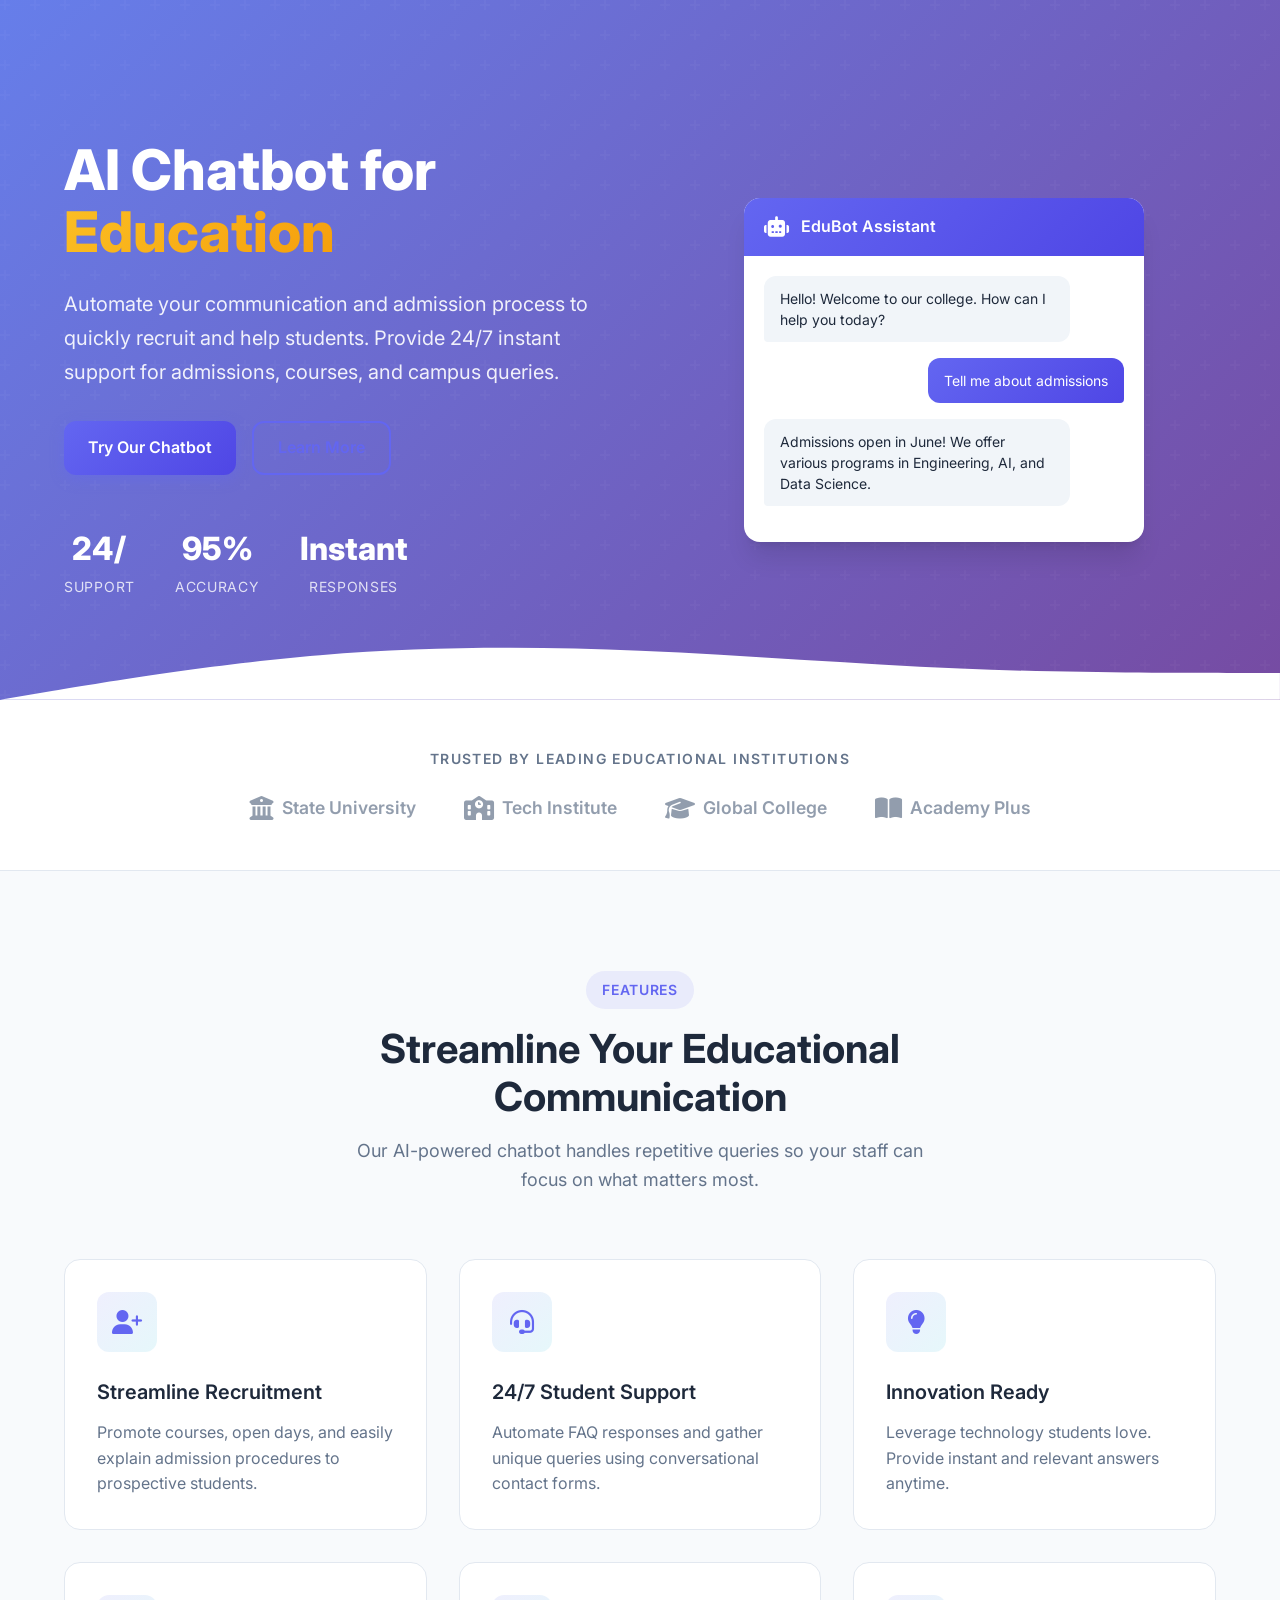
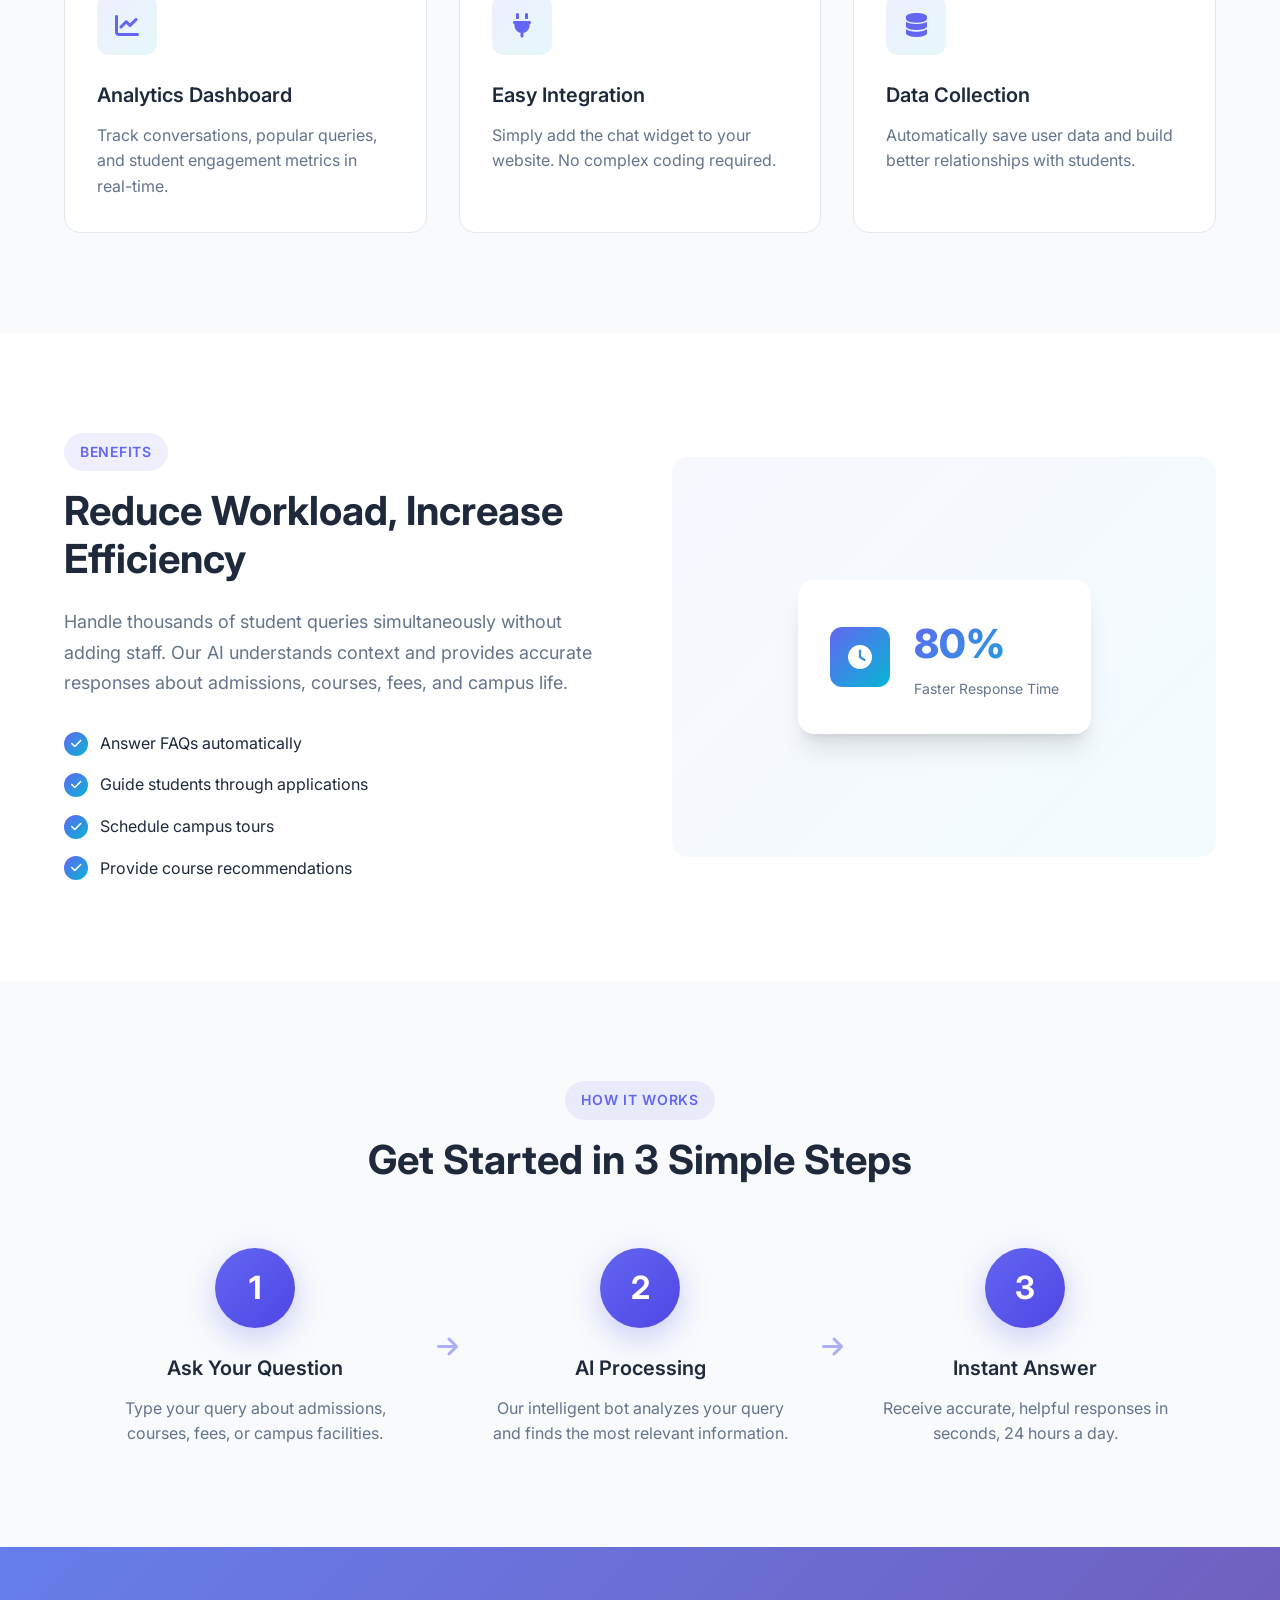
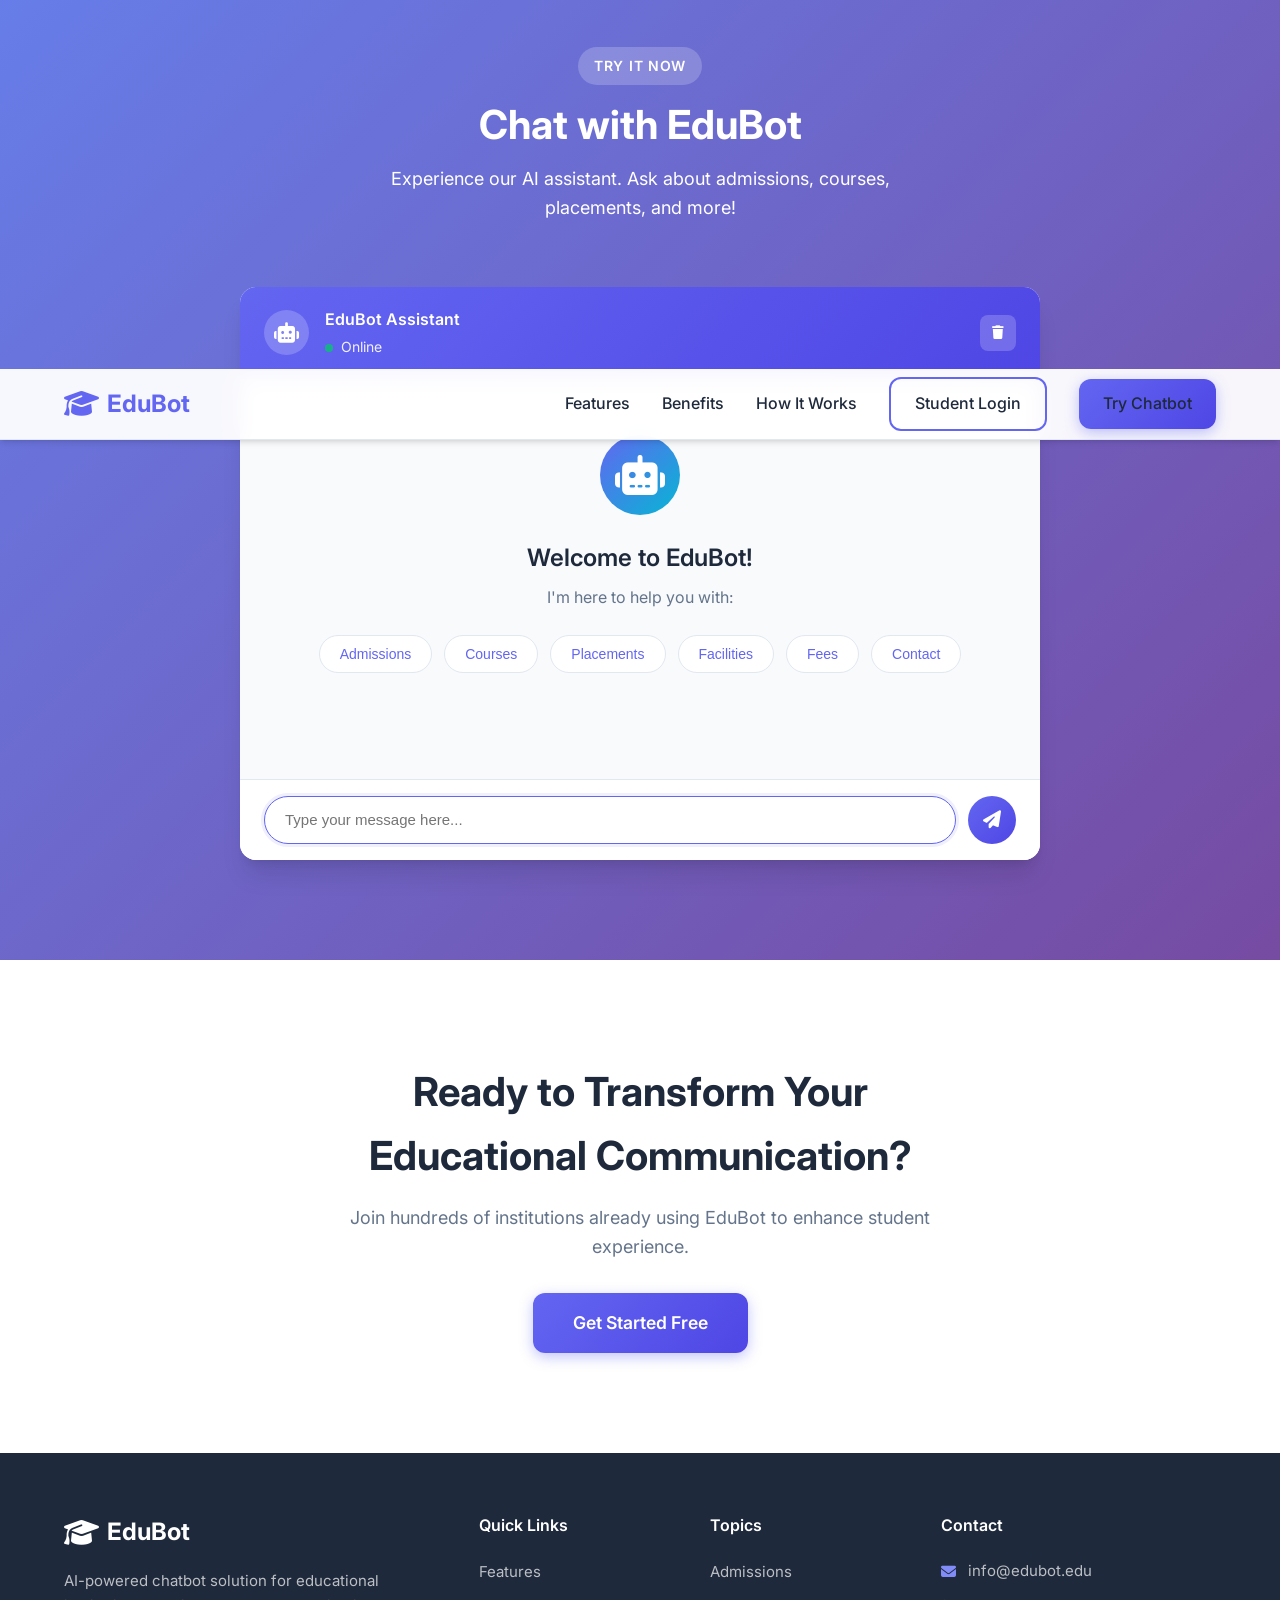
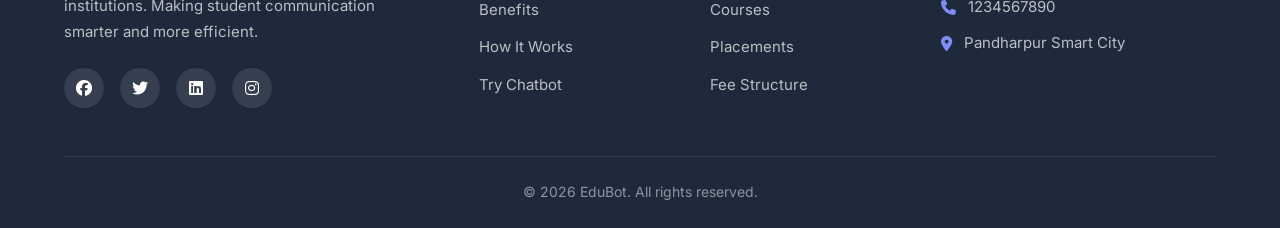
<file: templates/index.html>
<!DOCTYPE html>
<html lang="en">
<head>
    <meta charset="UTF-8">
    <meta name="viewport" content="width=device-width, initial-scale=1.0">
    <title>EduBot - AI Chatbot for Education</title>
    <link rel="stylesheet" href="/static/style.css">
    <link href="https://fonts.googleapis.com/css2?family=Inter:wght@400;500;600;700&display=swap" rel="stylesheet">
    <link rel="stylesheet" href="https://cdnjs.cloudflare.com/ajax/libs/font-awesome/6.4.0/css/all.min.css">
</head>
<body>
    <!-- Navigation -->
    <nav class="navbar">
        <div class="container">
            <div class="nav-brand">
                <i class="fas fa-graduation-cap"></i>
                <span>EduBot</span>
            </div>
            <ul class="nav-links">
                <li><a href="#features">Features</a></li>
                <li><a href="#benefits">Benefits</a></li>
                <li><a href="#how-it-works">How It Works</a></li>
                <li><a href="/login" class="btn-secondary">Student Login</a></li>
                <li><a href="#chat-section" class="btn-primary">Try Chatbot</a></li>
            </ul>
            <div class="hamburger">
                <span></span>
                <span></span>
                <span></span>
            </div>
        </div>
    </nav>

    <!-- Hero Section -->
    <section class="hero">
        <div class="container">
            <div class="hero-content">
                <h1>AI Chatbot for <span class="gradient-text">Education</span></h1>
                <p>Automate your communication and admission process to quickly recruit and help students. Provide 24/7 instant support for admissions, courses, and campus queries.</p>
                <div class="hero-buttons">
                    <a href="#chat-section" class="btn-primary">Try Our Chatbot</a>
                    <a href="#features" class="btn-secondary">Learn More</a>
                </div>
                <div class="hero-stats">
                    <div class="stat">
                        <span class="stat-number">24/7</span>
                        <span class="stat-label">Support</span>
                    </div>
                    <div class="stat">
                        <span class="stat-number">95%</span>
                        <span class="stat-label">Accuracy</span>
                    </div>
                    <div class="stat">
                        <span class="stat-number">Instant</span>
                        <span class="stat-label">Responses</span>
                    </div>
                </div>
            </div>
            <div class="hero-image">
                <div class="chat-preview">
                    <div class="chat-header">
                        <i class="fas fa-robot"></i>
                        <span>EduBot Assistant</span>
                    </div>
                    <div class="chat-messages">
                        <div class="message bot">
                            <div class="message-content">
                                Hello! Welcome to our college. How can I help you today?
                            </div>
                        </div>
                        <div class="message user">
                            <div class="message-content">
                                Tell me about admissions
                            </div>
                        </div>
                        <div class="message bot">
                            <div class="message-content">
                                Admissions open in June! We offer various programs in Engineering, AI, and Data Science.
                            </div>
                        </div>
                    </div>
                </div>
            </div>
        </div>
        <div class="hero-wave">
            <svg viewBox="0 0 1440 120" fill="none" xmlns="http://www.w3.org/2000/svg">
                <path d="M0 120L60 110C120 100 240 80 360 70C480 60 600 60 720 65C840 70 960 80 1080 85C1200 90 1320 90 1380 90L1440 90V120H1380C1320 120 1200 120 1080 120C960 120 840 120 720 120C600 120 480 120 360 120C240 120 120 120 60 120H0Z" fill="white"/>
            </svg>
        </div>
    </section>

    <!-- Trusted By Section -->
    <section class="trusted-by">
        <div class="container">
            <p class="trusted-text">Trusted by leading educational institutions</p>
            <div class="logos">
                <div class="logo"><i class="fas fa-university"></i> State University</div>
                <div class="logo"><i class="fas fa-school"></i> Tech Institute</div>
                <div class="logo"><i class="fas fa-graduation-cap"></i> Global College</div>
                <div class="logo"><i class="fas fa-book-open"></i> Academy Plus</div>
            </div>
        </div>
    </section>

    <!-- Features Section -->
    <section id="features" class="features">
        <div class="container">
            <div class="section-header">
                <span class="section-tag">Features</span>
                <h2>Streamline Your Educational Communication</h2>
                <p>Our AI-powered chatbot handles repetitive queries so your staff can focus on what matters most.</p>
            </div>
            <div class="features-grid">
                <div class="feature-card">
                    <div class="feature-icon">
                        <i class="fas fa-user-plus"></i>
                    </div>
                    <h3>Streamline Recruitment</h3>
                    <p>Promote courses, open days, and easily explain admission procedures to prospective students.</p>
                </div>
                <div class="feature-card">
                    <div class="feature-icon">
                        <i class="fas fa-headset"></i>
                    </div>
                    <h3>24/7 Student Support</h3>
                    <p>Automate FAQ responses and gather unique queries using conversational contact forms.</p>
                </div>
                <div class="feature-card">
                    <div class="feature-icon">
                        <i class="fas fa-lightbulb"></i>
                    </div>
                    <h3>Innovation Ready</h3>
                    <p>Leverage technology students love. Provide instant and relevant answers anytime.</p>
                </div>
                <div class="feature-card">
                    <div class="feature-icon">
                        <i class="fas fa-chart-line"></i>
                    </div>
                    <h3>Analytics Dashboard</h3>
                    <p>Track conversations, popular queries, and student engagement metrics in real-time.</p>
                </div>
                <div class="feature-card">
                    <div class="feature-icon">
                        <i class="fas fa-plug"></i>
                    </div>
                    <h3>Easy Integration</h3>
                    <p>Simply add the chat widget to your website. No complex coding required.</p>
                </div>
                <div class="feature-card">
                    <div class="feature-icon">
                        <i class="fas fa-database"></i>
                    </div>
                    <h3>Data Collection</h3>
                    <p>Automatically save user data and build better relationships with students.</p>
                </div>
            </div>
        </div>
    </section>

    <!-- Benefits Section -->
    <section id="benefits" class="benefits">
        <div class="container">
            <div class="benefit-row">
                <div class="benefit-content">
                    <span class="section-tag">Benefits</span>
                    <h2>Reduce Workload, Increase Efficiency</h2>
                    <p>Handle thousands of student queries simultaneously without adding staff. Our AI understands context and provides accurate responses about admissions, courses, fees, and campus life.</p>
                    <ul class="benefit-list">
                        <li><i class="fas fa-check"></i> Answer FAQs automatically</li>
                        <li><i class="fas fa-check"></i> Guide students through applications</li>
                        <li><i class="fas fa-check"></i> Schedule campus tours</li>
                        <li><i class="fas fa-check"></i> Provide course recommendations</li>
                    </ul>
                </div>
                <div class="benefit-image">
                    <div class="floating-card">
                        <i class="fas fa-clock"></i>
                        <div>
                            <span class="card-number">80%</span>
                            <span class="card-text">Faster Response Time</span>
                        </div>
                    </div>
                </div>
            </div>
        </div>
    </section>

    <!-- How It Works Section -->
    <section id="how-it-works" class="how-it-works">
        <div class="container">
            <div class="section-header">
                <span class="section-tag">How It Works</span>
                <h2>Get Started in 3 Simple Steps</h2>
            </div>
            <div class="steps">
                <div class="step">
                    <div class="step-number">1</div>
                    <div class="step-content">
                        <h3>Ask Your Question</h3>
                        <p>Type your query about admissions, courses, fees, or campus facilities.</p>
                    </div>
                </div>
                <div class="step-arrow">
                    <i class="fas fa-arrow-right"></i>
                </div>
                <div class="step">
                    <div class="step-number">2</div>
                    <div class="step-content">
                        <h3>AI Processing</h3>
                        <p>Our intelligent bot analyzes your query and finds the most relevant information.</p>
                    </div>
                </div>
                <div class="step-arrow">
                    <i class="fas fa-arrow-right"></i>
                </div>
                <div class="step">
                    <div class="step-number">3</div>
                    <div class="step-content">
                        <h3>Instant Answer</h3>
                        <p>Receive accurate, helpful responses in seconds, 24 hours a day.</p>
                    </div>
                </div>
            </div>
        </div>
    </section>

    <!-- Chat Section -->
    <section id="chat-section" class="chat-section">
        <div class="container">
            <div class="section-header">
                <span class="section-tag">Try It Now</span>
                <h2>Chat with EduBot</h2>
                <p>Experience our AI assistant. Ask about admissions, courses, placements, and more!</p>
            </div>
            <div class="chat-wrapper">
                <div class="chat-container">
                    <div class="chat-header-main">
                        <div class="bot-info">
                            <div class="bot-avatar">
                                <i class="fas fa-robot"></i>
                            </div>
                            <div class="bot-details">
                                <h4>EduBot Assistant</h4>
                                <span class="status"><span class="status-dot"></span> Online</span>
                            </div>
                        </div>
                        <div class="chat-actions">
                            <button class="action-btn" onclick="clearChat()" title="Clear chat">
                                <i class="fas fa-trash"></i>
                            </button>
                        </div>
                    </div>
                    <div id="chatbox" class="chat-messages-main">
                        <div class="welcome-message">
                            <div class="bot-avatar-large">
                                <i class="fas fa-robot"></i>
                            </div>
                            <h3>Welcome to EduBot!</h3>
                            <p>I'm here to help you with:</p>
                            <div class="quick-replies">
                                <button class="quick-reply" onclick="sendQuickReply('Tell me about admissions')">Admissions</button>
                                <button class="quick-reply" onclick="sendQuickReply('What courses do you offer?')">Courses</button>
                                <button class="quick-reply" onclick="sendQuickReply('Placement information')">Placements</button>
                                <button class="quick-reply" onclick="sendQuickReply('Campus facilities')">Facilities</button>
                                <button class="quick-reply" onclick="sendQuickReply('Fee structure')">Fees</button>
                                <button class="quick-reply" onclick="sendQuickReply('Contact information')">Contact</button>
                            </div>
                        </div>
                    </div>
                    <div class="chat-input-area">
                        <div class="input-wrapper">
                            <input type="text" id="userInput" placeholder="Type your message here..." autocomplete="off">
                            <button class="send-btn" onclick="sendMessage()">
                                <i class="fas fa-paper-plane"></i>
                            </button>
                        </div>
                    </div>
                </div>
            </div>
        </div>
    </section>

    <!-- CTA Section -->
    <section class="cta">
        <div class="container">
            <div class="cta-content">
                <h2>Ready to Transform Your Educational Communication?</h2>
                <p>Join hundreds of institutions already using EduBot to enhance student experience.</p>
                <a href="#chat-section" class="btn-primary btn-large">Get Started Free</a>
            </div>
        </div>
    </section>

    <!-- Footer -->
    <footer class="footer">
        <div class="container">
            <div class="footer-grid">
                <div class="footer-brand">
                    <div class="nav-brand">
                        <i class="fas fa-graduation-cap"></i>
                        <span>EduBot</span>
                    </div>
                    <p>AI-powered chatbot solution for educational institutions. Making student communication smarter and more efficient.</p>
                    <div class="social-links">
                        <a href="https://www.facebook.com/share/1XA9D2gf2u/" target="_blank"><i class="fab fa-facebook"></i></a>
                        <a href="www.twitter.com" target="_blank"><i class="fab fa-twitter"></i></a>
                        <a href="https://www.linkedin.com/in/shubham-howal-1192723a1?utm_source=share&utm_campaign=share_via&utm_content=profile&utm_medium=android_app" target="_blank"><i class="fab fa-linkedin"></i></a>
                        <a href="https://www.instagram.com/prathmesh_ingale_5555?igsh=djlpMXYwajVtenNx" target="_blank"><i class="fab fa-instagram"></i></a>
                    </div>
                </div>
                <div class="footer-links">
                    <h4>Quick Links</h4>
                    <ul>
                        <li><a href="#features">Features</a></li>
                        <li><a href="#benefits">Benefits</a></li>
                        <li><a href="#how-it-works">How It Works</a></li>
                        <li><a href="#chat-section">Try Chatbot</a></li>
                    </ul>
                </div>
                <div class="footer-links">
                    <h4>Topics</h4>
                    <ul>
                        <li><a href="#" onclick="sendQuickReply('Admissions'); return false;">Admissions</a></li>
                        <li><a href="#" onclick="sendQuickReply('Courses'); return false;">Courses</a></li>
                        <li><a href="#" onclick="sendQuickReply('Placements'); return false;">Placements</a></li>
                        <li><a href="#" onclick="sendQuickReply('Fees'); return false;">Fee Structure</a></li>
                    </ul>
                </div>
                <div class="footer-contact">
                    <h4>Contact</h4>
                    <p><i class="fas fa-envelope"></i> info@edubot.edu</p>
                    <p><i class="fas fa-phone"></i> 1234567890</p>
                    <p><i class="fas fa-map-marker-alt"></i> Pandharpur Smart City</p>
                </div>
            </div>
            <div class="footer-bottom">
                <p>&copy; 2026 EduBot. All rights reserved.</p>
            </div>
        </div>
    </footer>

    <script src="/static/script.js"></script>
</body>
</html>
</file>
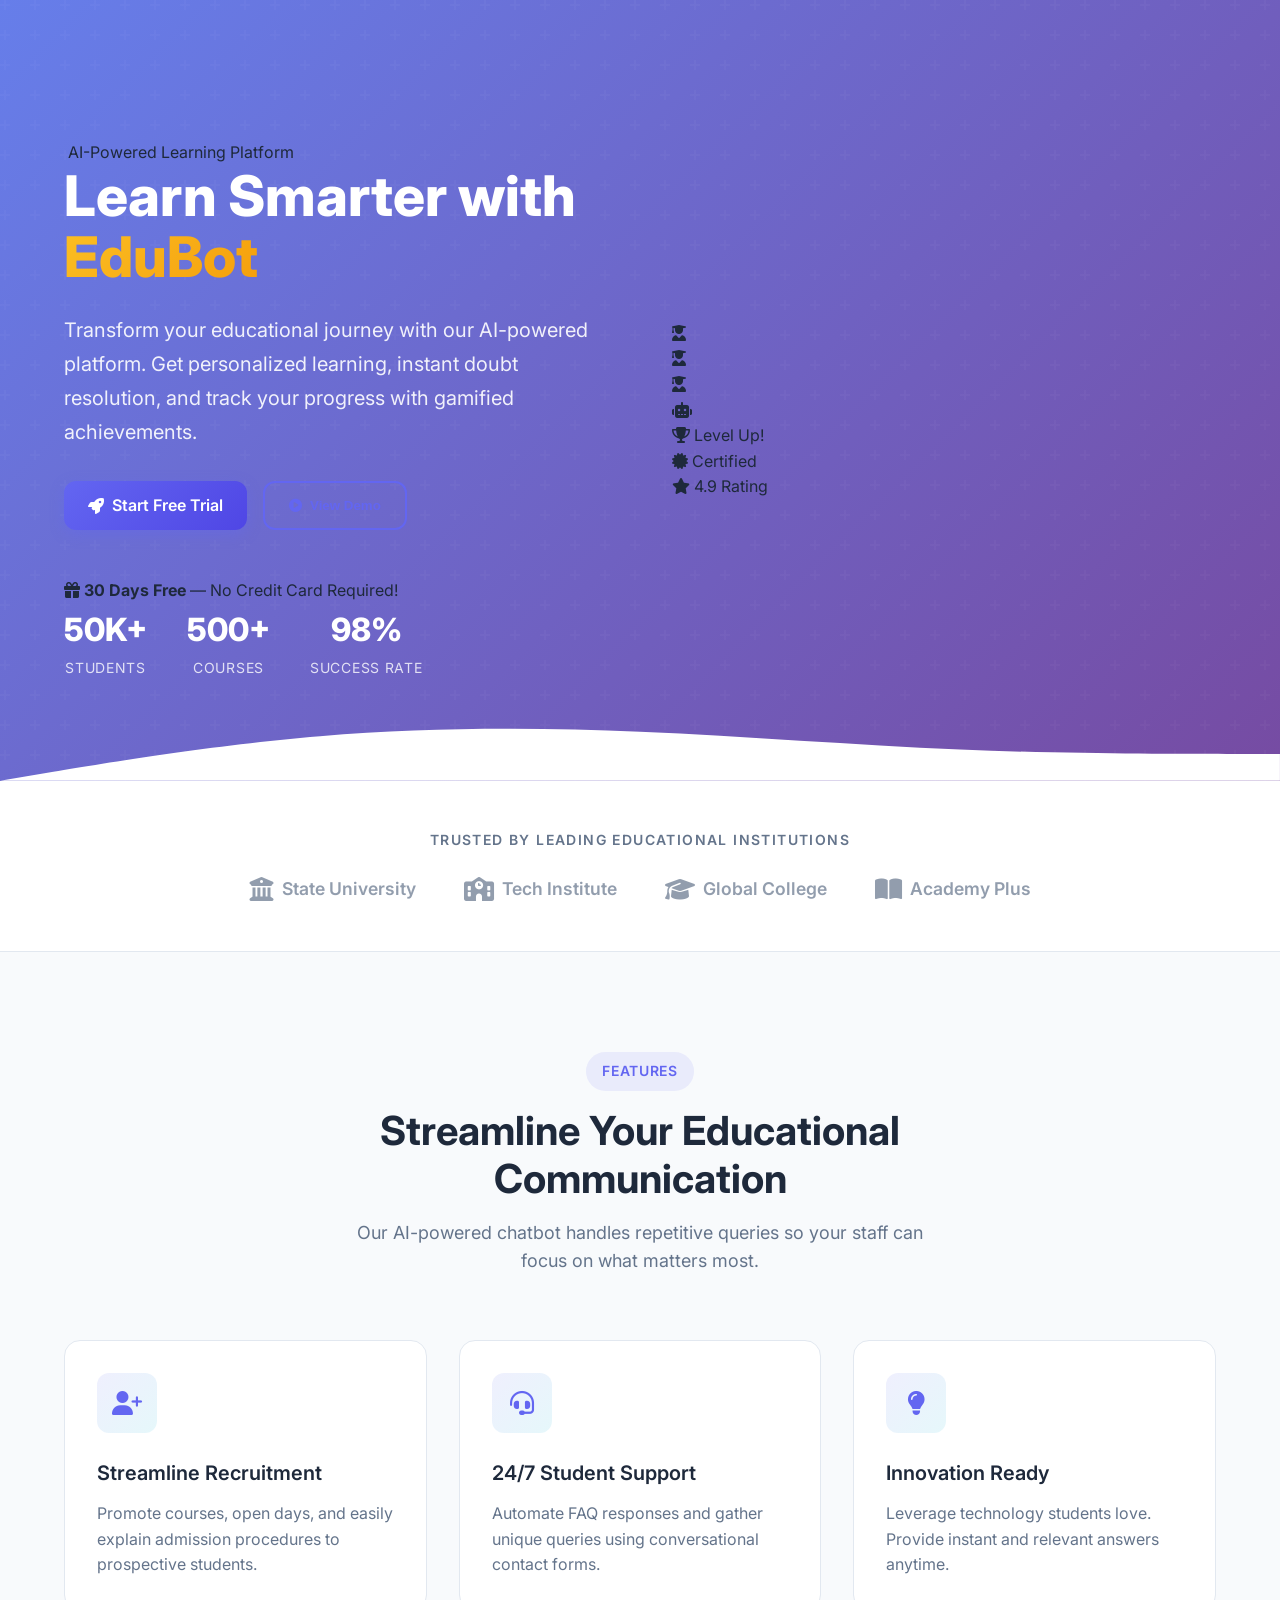
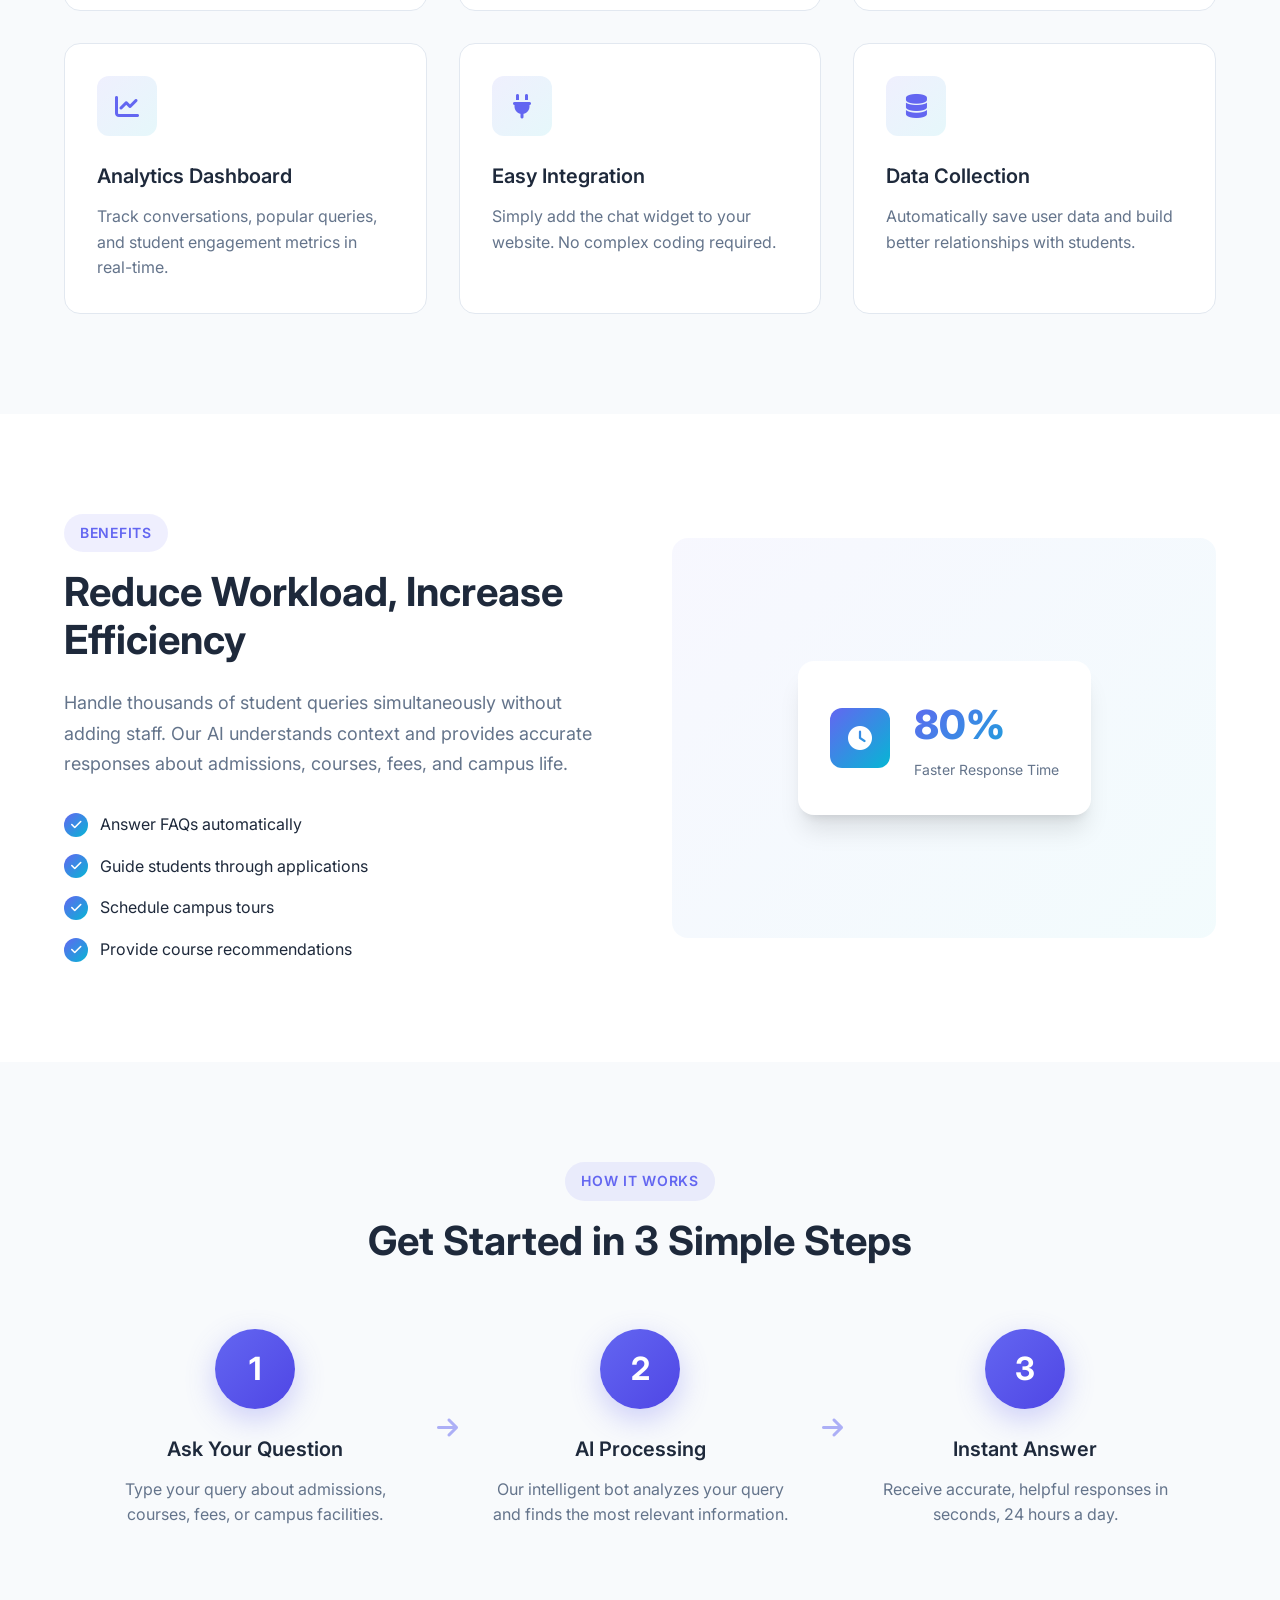
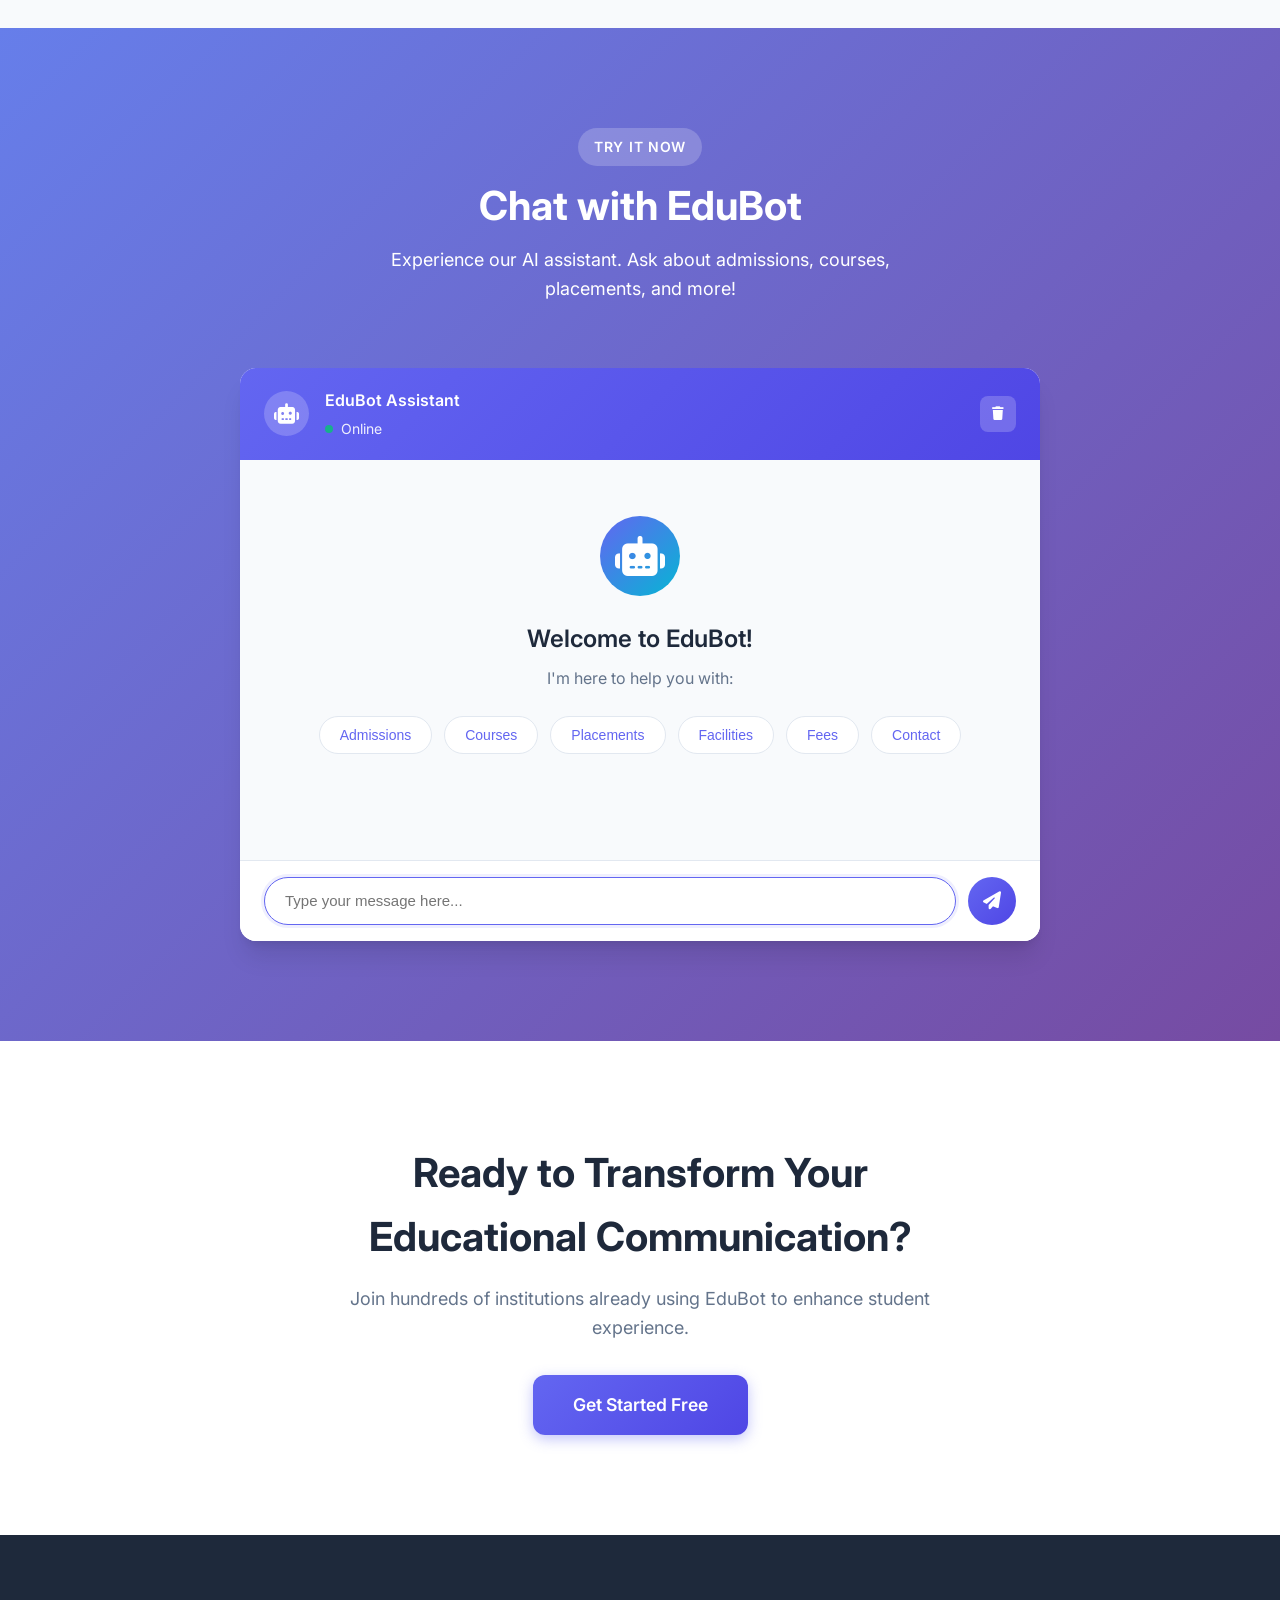
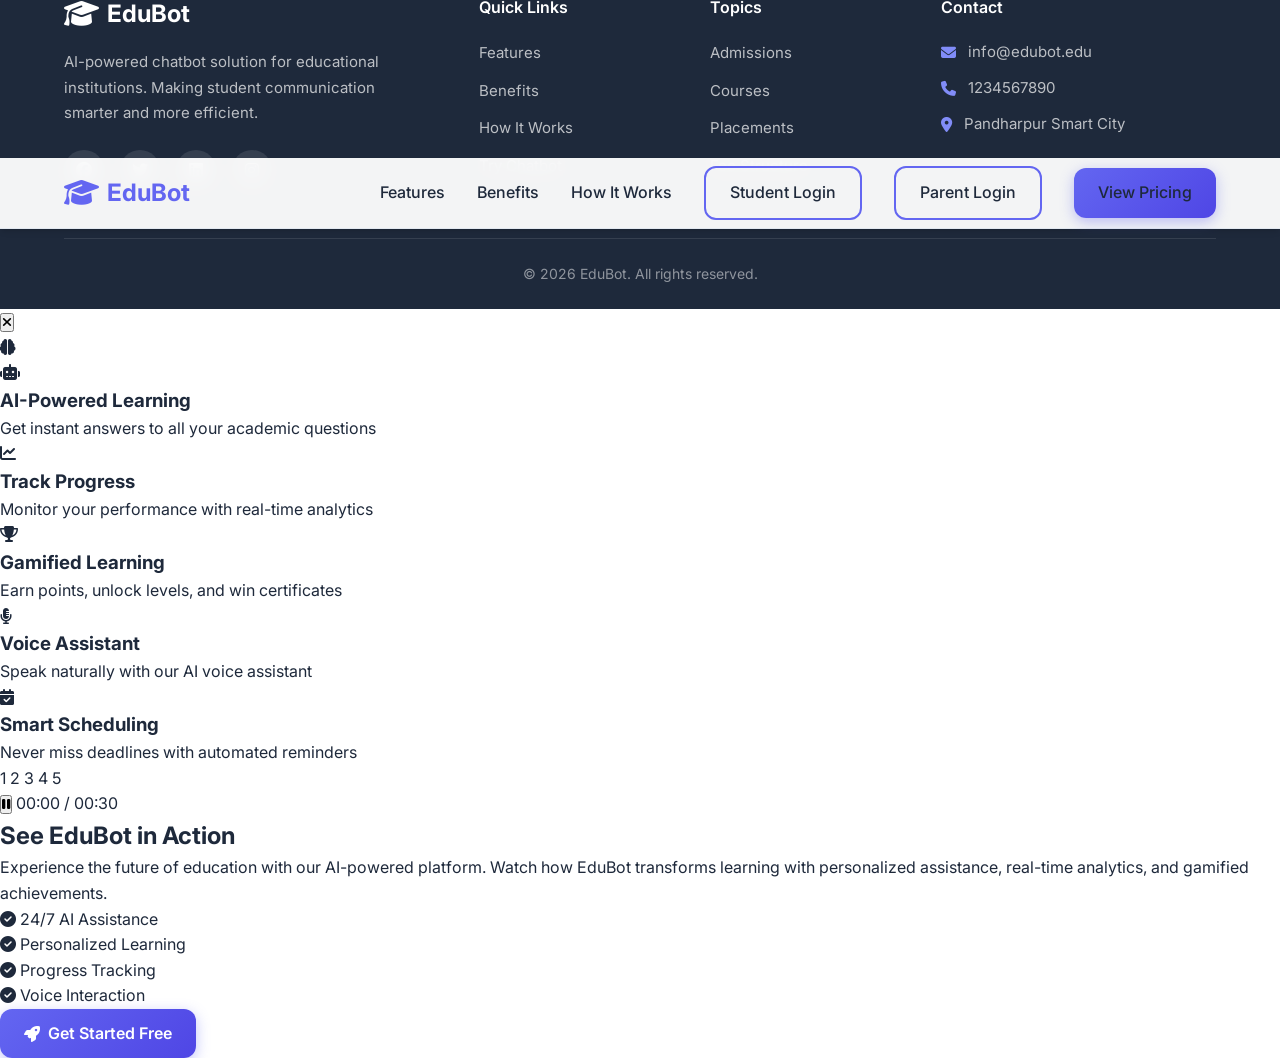
<file: frontend/templates/index.html>
<!DOCTYPE html>
<html lang="en">
<head>
    <meta charset="UTF-8">
    <meta name="viewport" content="width=device-width, initial-scale=1.0">
    <title>EduBot - AI Chatbot for Education</title>
    <link rel="stylesheet" href="/static/style.css">
    <link href="https://fonts.googleapis.com/css2?family=Inter:wght@400;500;600;700&display=swap" rel="stylesheet">
    <link rel="stylesheet" href="https://cdnjs.cloudflare.com/ajax/libs/font-awesome/6.4.0/css/all.min.css">
</head>
<body>
    <!-- Navigation -->
    <nav class="navbar">
        <div class="container">
            <div class="nav-brand">
                <i class="fas fa-graduation-cap"></i>
                <span>EduBot</span>
            </div>
            <ul class="nav-links">
                <li><a href="#features">Features</a></li>
                <li><a href="#benefits">Benefits</a></li>
                <li><a href="#how-it-works">How It Works</a></li>
                <li><a href="/login" class="btn-secondary">Student Login</a></li>
                <li><a href="/parent-login" class="btn-secondary">Parent Login</a></li>
                <li><a href="#pricing" class="btn-primary">View Pricing</a></li>
            </ul>
            <div class="hamburger">
                <span></span>
                <span></span>
                <span></span>
            </div>
        </div>
    </nav>

    <!-- Hero Section -->
    <section class="hero">
        <!-- Floating Shapes -->
        <div class="floating-shapes">
            <div class="shape shape-1"></div>
            <div class="shape shape-2"></div>
            <div class="shape shape-3"></div>
            <div class="shape shape-4"></div>
        </div>
        
        <div class="container">
            <div class="hero-content">
                <div class="hero-badge">
                    <i class="fas fa-sparkles"></i>
                    <span>AI-Powered Learning Platform</span>
                </div>
                <h1>Learn Smarter with <span class="gradient-text">EduBot</span></h1>
                <p>Transform your educational journey with our AI-powered platform. Get personalized learning, instant doubt resolution, and track your progress with gamified achievements.</p>
                <div class="hero-buttons">
                    <a href="#pricing" class="btn-primary">
                        <i class="fas fa-rocket"></i> Start Free Trial
                    </a>
                    <button class="btn-secondary btn-demo" onclick="openDemoVideo()">
                        <i class="fas fa-play-circle"></i> View Demo
                    </button>
                </div>
                <div class="trial-badge">
                    <i class="fas fa-gift"></i>
                    <span><strong>30 Days Free</strong> — No Credit Card Required!</span>
                </div>
                <div class="hero-stats">
                    <div class="stat">
                        <span class="stat-number">50K+</span>
                        <span class="stat-label">Students</span>
                    </div>
                    <div class="stat">
                        <span class="stat-number">500+</span>
                        <span class="stat-label">Courses</span>
                    </div>
                    <div class="stat">
                        <span class="stat-number">98%</span>
                        <span class="stat-label">Success Rate</span>
                    </div>
                </div>
            </div>
            <div class="hero-image">
                <div class="hero-illustration">
                    <div class="illustration-main">
                        <div class="student-avatar student-1">
                            <i class="fas fa-user-graduate"></i>
                        </div>
                        <div class="student-avatar student-2">
                            <i class="fas fa-user-graduate"></i>
                        </div>
                        <div class="student-avatar student-3">
                            <i class="fas fa-user-graduate"></i>
                        </div>
                        <div class="bot-avatar-main">
                            <i class="fas fa-robot"></i>
                        </div>
                        <div class="connection-lines">
                            <span></span>
                            <span></span>
                            <span></span>
                        </div>
                    </div>
                    <div class="floating-cards">
                        <div class="float-card card-1">
                            <i class="fas fa-trophy"></i>
                            <span>Level Up!</span>
                        </div>
                        <div class="float-card card-2">
                            <i class="fas fa-certificate"></i>
                            <span>Certified</span>
                        </div>
                        <div class="float-card card-3">
                            <i class="fas fa-star"></i>
                            <span>4.9 Rating</span>
                        </div>
                    </div>
                </div>
            </div>
        </div>
        <div class="hero-wave">
            <svg viewBox="0 0 1440 120" fill="none" xmlns="http://www.w3.org/2000/svg">
                <path d="M0 120L60 110C120 100 240 80 360 70C480 60 600 60 720 65C840 70 960 80 1080 85C1200 90 1320 90 1380 90L1440 90V120H1380C1320 120 1200 120 1080 120C960 120 840 120 720 120C600 120 480 120 360 120C240 120 120 120 60 120H0Z" fill="white"/>
            </svg>
        </div>
    </section>

    <!-- Trusted By Section -->
    <section class="trusted-by">
        <div class="container">
            <p class="trusted-text">Trusted by leading educational institutions</p>
            <div class="logos">
                <div class="logo"><i class="fas fa-university"></i> State University</div>
                <div class="logo"><i class="fas fa-school"></i> Tech Institute</div>
                <div class="logo"><i class="fas fa-graduation-cap"></i> Global College</div>
                <div class="logo"><i class="fas fa-book-open"></i> Academy Plus</div>
            </div>
        </div>
    </section>

    <!-- Features Section -->
    <section id="features" class="features">
        <div class="container">
            <div class="section-header">
                <span class="section-tag">Features</span>
                <h2>Streamline Your Educational Communication</h2>
                <p>Our AI-powered chatbot handles repetitive queries so your staff can focus on what matters most.</p>
            </div>
            <div class="features-grid">
                <div class="feature-card">
                    <div class="feature-icon">
                        <i class="fas fa-user-plus"></i>
                    </div>
                    <h3>Streamline Recruitment</h3>
                    <p>Promote courses, open days, and easily explain admission procedures to prospective students.</p>
                </div>
                <div class="feature-card">
                    <div class="feature-icon">
                        <i class="fas fa-headset"></i>
                    </div>
                    <h3>24/7 Student Support</h3>
                    <p>Automate FAQ responses and gather unique queries using conversational contact forms.</p>
                </div>
                <div class="feature-card">
                    <div class="feature-icon">
                        <i class="fas fa-lightbulb"></i>
                    </div>
                    <h3>Innovation Ready</h3>
                    <p>Leverage technology students love. Provide instant and relevant answers anytime.</p>
                </div>
                <div class="feature-card">
                    <div class="feature-icon">
                        <i class="fas fa-chart-line"></i>
                    </div>
                    <h3>Analytics Dashboard</h3>
                    <p>Track conversations, popular queries, and student engagement metrics in real-time.</p>
                </div>
                <div class="feature-card">
                    <div class="feature-icon">
                        <i class="fas fa-plug"></i>
                    </div>
                    <h3>Easy Integration</h3>
                    <p>Simply add the chat widget to your website. No complex coding required.</p>
                </div>
                <div class="feature-card">
                    <div class="feature-icon">
                        <i class="fas fa-database"></i>
                    </div>
                    <h3>Data Collection</h3>
                    <p>Automatically save user data and build better relationships with students.</p>
                </div>
            </div>
        </div>
    </section>

    <!-- Benefits Section -->
    <section id="benefits" class="benefits">
        <div class="container">
            <div class="benefit-row">
                <div class="benefit-content">
                    <span class="section-tag">Benefits</span>
                    <h2>Reduce Workload, Increase Efficiency</h2>
                    <p>Handle thousands of student queries simultaneously without adding staff. Our AI understands context and provides accurate responses about admissions, courses, fees, and campus life.</p>
                    <ul class="benefit-list">
                        <li><i class="fas fa-check"></i> Answer FAQs automatically</li>
                        <li><i class="fas fa-check"></i> Guide students through applications</li>
                        <li><i class="fas fa-check"></i> Schedule campus tours</li>
                        <li><i class="fas fa-check"></i> Provide course recommendations</li>
                    </ul>
                </div>
                <div class="benefit-image">
                    <div class="floating-card">
                        <i class="fas fa-clock"></i>
                        <div>
                            <span class="card-number">80%</span>
                            <span class="card-text">Faster Response Time</span>
                        </div>
                    </div>
                </div>
            </div>
        </div>
    </section>

    <!-- How It Works Section -->
    <section id="how-it-works" class="how-it-works">
        <div class="container">
            <div class="section-header">
                <span class="section-tag">How It Works</span>
                <h2>Get Started in 3 Simple Steps</h2>
            </div>
            <div class="steps">
                <div class="step">
                    <div class="step-number">1</div>
                    <div class="step-content">
                        <h3>Ask Your Question</h3>
                        <p>Type your query about admissions, courses, fees, or campus facilities.</p>
                    </div>
                </div>
                <div class="step-arrow">
                    <i class="fas fa-arrow-right"></i>
                </div>
                <div class="step">
                    <div class="step-number">2</div>
                    <div class="step-content">
                        <h3>AI Processing</h3>
                        <p>Our intelligent bot analyzes your query and finds the most relevant information.</p>
                    </div>
                </div>
                <div class="step-arrow">
                    <i class="fas fa-arrow-right"></i>
                </div>
                <div class="step">
                    <div class="step-number">3</div>
                    <div class="step-content">
                        <h3>Instant Answer</h3>
                        <p>Receive accurate, helpful responses in seconds, 24 hours a day.</p>
                    </div>
                </div>
            </div>
        </div>
    </section>

    <!-- Chat Section -->
    <section id="chat-section" class="chat-section">
        <div class="container">
            <div class="section-header">
                <span class="section-tag">Try It Now</span>
                <h2>Chat with EduBot</h2>
                <p>Experience our AI assistant. Ask about admissions, courses, placements, and more!</p>
            </div>
            <div class="chat-wrapper">
                <div class="chat-container">
                    <div class="chat-header-main">
                        <div class="bot-info">
                            <div class="bot-avatar">
                                <i class="fas fa-robot"></i>
                            </div>
                            <div class="bot-details">
                                <h4>EduBot Assistant</h4>
                                <span class="status"><span class="status-dot"></span> Online</span>
                            </div>
                        </div>
                        <div class="chat-actions">
                            <button class="action-btn" onclick="clearChat()" title="Clear chat">
                                <i class="fas fa-trash"></i>
                            </button>
                        </div>
                    </div>
                    <div id="chatbox" class="chat-messages-main">
                        <div class="welcome-message">
                            <div class="bot-avatar-large">
                                <i class="fas fa-robot"></i>
                            </div>
                            <h3>Welcome to EduBot!</h3>
                            <p>I'm here to help you with:</p>
                            <div class="quick-replies">
                                <button class="quick-reply" onclick="sendQuickReply('Tell me about admissions')">Admissions</button>
                                <button class="quick-reply" onclick="sendQuickReply('What courses do you offer?')">Courses</button>
                                <button class="quick-reply" onclick="sendQuickReply('Placement information')">Placements</button>
                                <button class="quick-reply" onclick="sendQuickReply('Campus facilities')">Facilities</button>
                                <button class="quick-reply" onclick="sendQuickReply('Fee structure')">Fees</button>
                                <button class="quick-reply" onclick="sendQuickReply('Contact information')">Contact</button>
                            </div>
                        </div>
                    </div>
                    <div class="chat-input-area">
                        <div class="input-wrapper">
                            <input type="text" id="userInput" placeholder="Type your message here..." autocomplete="off">
                            <button class="send-btn" onclick="sendMessage()">
                                <i class="fas fa-paper-plane"></i>
                            </button>
                        </div>
                    </div>
                </div>
            </div>
        </div>
    </section>

    <!-- CTA Section -->
    <section class="cta">
        <div class="container">
            <div class="cta-content">
                <h2>Ready to Transform Your Educational Communication?</h2>
                <p>Join hundreds of institutions already using EduBot to enhance student experience.</p>
                <a href="#chat-section" class="btn-primary btn-large">Get Started Free</a>
            </div>
        </div>
    </section>

    <!-- Footer -->
    <footer class="footer">
        <div class="container">
            <div class="footer-grid">
                <div class="footer-brand">
                    <div class="nav-brand">
                        <i class="fas fa-graduation-cap"></i>
                        <span>EduBot</span>
                    </div>
                    <p>AI-powered chatbot solution for educational institutions. Making student communication smarter and more efficient.</p>
                    <div class="social-links">
                        <a href="https://www.facebook.com/share/1XA9D2gf2u/" target="_blank"><i class="fab fa-facebook"></i></a>
                        <a href="www.twitter.com" target="_blank"><i class="fab fa-twitter"></i></a>
                        <a href="https://www.linkedin.com/in/shubham-howal-1192723a1?utm_source=share&utm_campaign=share_via&utm_content=profile&utm_medium=android_app" target="_blank"><i class="fab fa-linkedin"></i></a>
                        <a href="https://www.instagram.com/prathmesh_ingale_5555?igsh=djlpMXYwajVtenNx" target="_blank"><i class="fab fa-instagram"></i></a>
                    </div>
                </div>
                <div class="footer-links">
                    <h4>Quick Links</h4>
                    <ul>
                        <li><a href="#features">Features</a></li>
                        <li><a href="#benefits">Benefits</a></li>
                        <li><a href="#how-it-works">How It Works</a></li>
                        <li><a href="#chat-section">Try Chatbot</a></li>
                    </ul>
                </div>
                <div class="footer-links">
                    <h4>Topics</h4>
                    <ul>
                        <li><a href="#" onclick="sendQuickReply('Admissions'); return false;">Admissions</a></li>
                        <li><a href="#" onclick="sendQuickReply('Courses'); return false;">Courses</a></li>
                        <li><a href="#" onclick="sendQuickReply('Placements'); return false;">Placements</a></li>
                        <li><a href="#" onclick="sendQuickReply('Fees'); return false;">Fee Structure</a></li>
                    </ul>
                </div>
                <div class="footer-contact">
                    <h4>Contact</h4>
                    <p><i class="fas fa-envelope"></i> info@edubot.edu</p>
                    <p><i class="fas fa-phone"></i> 1234567890</p>
                    <p><i class="fas fa-map-marker-alt"></i> Pandharpur Smart City</p>
                </div>
            </div>
            <div class="footer-bottom">
                <p>&copy; 2026 EduBot. All rights reserved.</p>
            </div>
        </div>
    </footer>

    <!-- Demo Video Modal -->
    <div id="demoVideoModal" class="demo-modal">
        <div class="demo-modal-overlay" onclick="closeDemoVideo()"></div>
        <div class="demo-modal-content">
            <button class="demo-close-btn" onclick="closeDemoVideo()">
                <i class="fas fa-times"></i>
            </button>
            
            <div class="demo-video-container">
                <!-- Animated AI Demo Video Placeholder -->
                <div class="demo-video-player" id="demoVideoPlayer">
                    <div class="video-animation">
                        <!-- AI Brain Animation -->
                        <div class="ai-brain">
                            <div class="brain-core">
                                <i class="fas fa-brain"></i>
                            </div>
                            <div class="brain-particles">
                                <span></span><span></span><span></span>
                                <span></span><span></span><span></span>
                                <span></span><span></span><span></span>
                            </div>
                            <div class="brain-rings">
                                <span></span><span></span><span></span>
                            </div>
                        </div>
                        
                        <!-- Feature Showcase -->
                        <div class="feature-showcase">
                            <div class="showcase-item active" data-step="1">
                                <i class="fas fa-robot"></i>
                                <h3>AI-Powered Learning</h3>
                                <p>Get instant answers to all your academic questions</p>
                            </div>
                            <div class="showcase-item" data-step="2">
                                <i class="fas fa-chart-line"></i>
                                <h3>Track Progress</h3>
                                <p>Monitor your performance with real-time analytics</p>
                            </div>
                            <div class="showcase-item" data-step="3">
                                <i class="fas fa-trophy"></i>
                                <h3>Gamified Learning</h3>
                                <p>Earn points, unlock levels, and win certificates</p>
                            </div>
                            <div class="showcase-item" data-step="4">
                                <i class="fas fa-microphone-alt"></i>
                                <h3>Voice Assistant</h3>
                                <p>Speak naturally with our AI voice assistant</p>
                            </div>
                            <div class="showcase-item" data-step="5">
                                <i class="fas fa-calendar-check"></i>
                                <h3>Smart Scheduling</h3>
                                <p>Never miss deadlines with automated reminders</p>
                            </div>
                        </div>
                        
                        <!-- Progress Bar -->
                        <div class="demo-progress">
                            <div class="progress-bar">
                                <div class="progress-fill" id="demoProgressFill"></div>
                            </div>
                            <div class="progress-steps">
                                <span class="active">1</span>
                                <span>2</span>
                                <span>3</span>
                                <span>4</span>
                                <span>5</span>
                            </div>
                        </div>
                        
                        <!-- Play/Pause Controls -->
                        <div class="demo-controls">
                            <button class="demo-btn" id="demoPlayBtn" onclick="toggleDemoPlayback()">
                                <i class="fas fa-pause"></i>
                            </button>
                            <span class="demo-time" id="demoTime">00:00 / 00:30</span>
                        </div>
                    </div>
                </div>
                
                <!-- Video Info -->
                <div class="demo-video-info">
                    <h2>See EduBot in Action</h2>
                    <p>Experience the future of education with our AI-powered platform. Watch how EduBot transforms learning with personalized assistance, real-time analytics, and gamified achievements.</p>
                    <div class="demo-features-list">
                        <div class="demo-feature">
                            <i class="fas fa-check-circle"></i>
                            <span>24/7 AI Assistance</span>
                        </div>
                        <div class="demo-feature">
                            <i class="fas fa-check-circle"></i>
                            <span>Personalized Learning</span>
                        </div>
                        <div class="demo-feature">
                            <i class="fas fa-check-circle"></i>
                            <span>Progress Tracking</span>
                        </div>
                        <div class="demo-feature">
                            <i class="fas fa-check-circle"></i>
                            <span>Voice Interaction</span>
                        </div>
                    </div>
                    <a href="/login" class="btn-primary btn-get-started">
                        <i class="fas fa-rocket"></i> Get Started Free
                    </a>
                </div>
            </div>
        </div>
    </div>

    <script src="/static/script.js"></script>
</body>
</html>
</file>
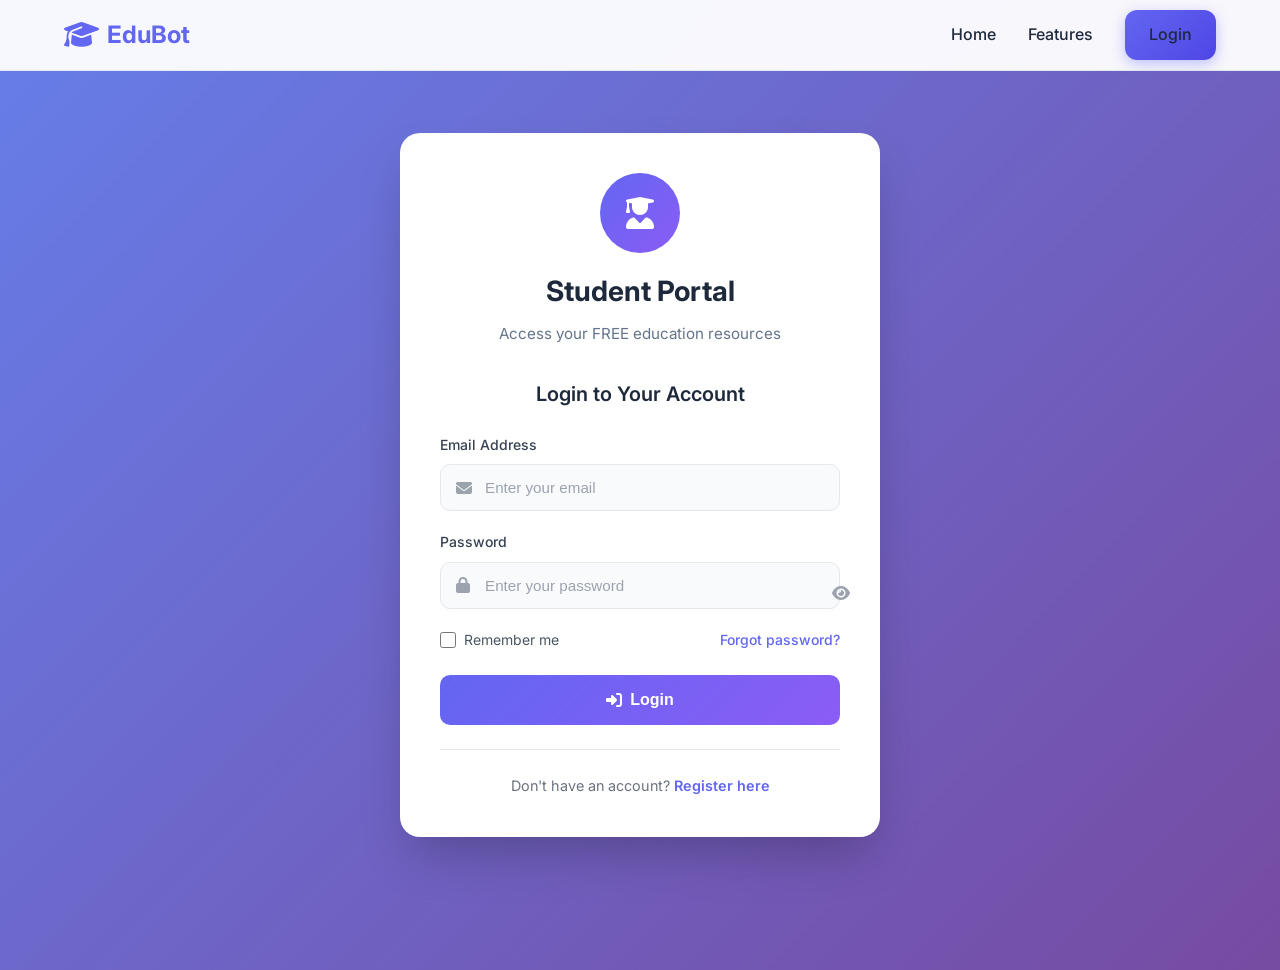
<file: templates/login.html>
<!DOCTYPE html>
<html lang="en">
<head>
    <meta charset="UTF-8">
    <meta name="viewport" content="width=device-width, initial-scale=1.0">
    <title>Student Login - EduBot</title>
    <link rel="stylesheet" href="/static/style.css">
    <link rel="stylesheet" href="/static/auth.css">
    <link href="https://fonts.googleapis.com/css2?family=Inter:wght@400;500;600;700&display=swap" rel="stylesheet">
    <link rel="stylesheet" href="https://cdnjs.cloudflare.com/ajax/libs/font-awesome/6.4.0/css/all.min.css">
</head>
<body class="auth-page">
    <!-- Navigation -->
    <nav class="navbar">
        <div class="container">
            <a href="/" class="nav-brand">
                <i class="fas fa-graduation-cap"></i>
                <span>EduBot</span>
            </a>
            <ul class="nav-links">
                <li><a href="/">Home</a></li>
                <li><a href="/#features">Features</a></li>
                <li><a href="/login" class="btn-primary">Login</a></li>
            </ul>
        </div>
    </nav>

    <!-- Auth Container -->
    <div class="auth-container">
        <div class="auth-box">
            <div class="auth-header">
                <div class="auth-icon">
                    <i class="fas fa-user-graduate"></i>
                </div>
                <h2>Student Portal</h2>
                <p>Access your FREE education resources</p>
            </div>

            <!-- Login Form -->
            <div id="loginForm" class="auth-form active">
                <h3>Login to Your Account</h3>
                <form onsubmit="handleLogin(event)">
                    <div class="form-group">
                        <label for="loginEmail">Email Address</label>
                        <div class="input-group">
                            <i class="fas fa-envelope"></i>
                            <input type="email" id="loginEmail" name="email" placeholder="Enter your email" required>
                        </div>
                    </div>
                    <div class="form-group">
                        <label for="loginPassword">Password</label>
                        <div class="input-group">
                            <i class="fas fa-lock"></i>
                            <input type="password" id="loginPassword" name="password" placeholder="Enter your password" required>
                            <button type="button" class="toggle-password" onclick="togglePassword('loginPassword')">
                                <i class="fas fa-eye"></i>
                            </button>
                        </div>
                    </div>
                    <div class="form-options">
                        <label class="remember-me">
                            <input type="checkbox" name="remember">
                            <span>Remember me</span>
                        </label>
                        <a href="#" class="forgot-password">Forgot password?</a>
                    </div>
                    <button type="submit" class="btn-auth">
                        <i class="fas fa-sign-in-alt"></i>
                        Login
                    </button>
                </form>
                <div class="auth-footer">
                    <p>Don't have an account? <a href="#" onclick="showRegister()">Register here</a></p>
                </div>
            </div>

            <!-- Register Form -->
            <div id="registerForm" class="auth-form">
                <h3>Create New Account</h3>
                <form onsubmit="handleRegister(event)">
                    <div class="form-row">
                        <div class="form-group">
                            <label for="firstName">First Name</label>
                            <div class="input-group">
                                <i class="fas fa-user"></i>
                                <input type="text" id="firstName" name="firstName" placeholder="First name" required>
                            </div>
                        </div>
                        <div class="form-group">
                            <label for="lastName">Last Name</label>
                            <div class="input-group">
                                <i class="fas fa-user"></i>
                                <input type="text" id="lastName" name="lastName" placeholder="Last name" required>
                            </div>
                        </div>
                    </div>
                    <div class="form-group">
                        <label for="registerEmail">Email Address</label>
                        <div class="input-group">
                            <i class="fas fa-envelope"></i>
                            <input type="email" id="registerEmail" name="email" placeholder="Enter your email" required>
                        </div>
                    </div>
                    <div class="form-group">
                        <label for="phone">Phone Number</label>
                        <div class="input-group">
                            <i class="fas fa-phone"></i>
                            <input type="tel" id="phone" name="phone" placeholder="Enter phone number" required>
                        </div>
                    </div>
                    <div class="form-group">
                        <label for="course">Select Course</label>
                        <div class="input-group">
                            <i class="fas fa-book"></i>
                            <select id="course" name="course" required>
                                <option value="">Select your course</option>
                                <option value="btech-cse">B.Tech - Computer Science</option>
                                <option value="btech-ai">B.Tech - AI & ML</option>
                                <option value="btech-ds">B.Tech - Data Science</option>
                                <option value="bba">BBA</option>
                                <option value="bca">BCA</option>
                                <option value="bcom">B.Com</option>
                                <option value="mba">MBA</option>
                                <option value="mtech">M.Tech</option>
                                <option value="ba">BA</option>
                                <option value="bsc">B.Sc</option>
                            </select>
                        </div>
                    </div>
                    <div class="form-group">
                        <label for="registerPassword">Password</label>
                        <div class="input-group">
                            <i class="fas fa-lock"></i>
                            <input type="password" id="registerPassword" name="password" placeholder="Create password" required minlength="6">
                            <button type="button" class="toggle-password" onclick="togglePassword('registerPassword')">
                                <i class="fas fa-eye"></i>
                            </button>
                        </div>
                    </div>
                    <div class="form-group">
                        <label for="confirmPassword">Confirm Password</label>
                        <div class="input-group">
                            <i class="fas fa-lock"></i>
                            <input type="password" id="confirmPassword" name="confirmPassword" placeholder="Confirm password" required>
                        </div>
                    </div>
                    <div class="form-group terms">
                        <label class="checkbox-label">
                            <input type="checkbox" required>
                            <span>I agree to the <a href="#">Terms & Conditions</a> and <a href="#">Privacy Policy</a></span>
                        </label>
                    </div>
                    <button type="submit" class="btn-auth">
                        <i class="fas fa-user-plus"></i>
                        Register
                    </button>
                </form>
                <div class="auth-footer">
                    <p>Already have an account? <a href="#" onclick="showLogin()">Login here</a></p>
                </div>
            </div>

            <!-- Success Message -->
            <div id="successMessage" class="auth-form success-message">
                <div class="success-icon">
                    <i class="fas fa-check-circle"></i>
                </div>
                <h3>Registration Successful!</h3>
                <div class="student-id-box">
                    <p>Your Unique Student ID:</p>
                    <div class="student-id" id="generatedStudentId">EDU202600001</div>
                    <button class="btn-copy" onclick="copyStudentId()">
                        <i class="fas fa-copy"></i> Copy ID
                    </button>
                </div>
                <p class="success-note">Please save this ID. You'll need it for future logins and accessing your student portal.</p>
                <a href="/dashboard" class="btn-auth">
                    <i class="fas fa-arrow-right"></i>
                    Go to Dashboard
                </a>
            </div>
        </div>
    </div>

    <!-- Toast Notification -->
    <div id="toast" class="toast">
        <i class="fas fa-info-circle"></i>
        <span id="toastMessage">Message</span>
    </div>

    <script src="/static/auth.js"></script>
</body>
</html>
</file>
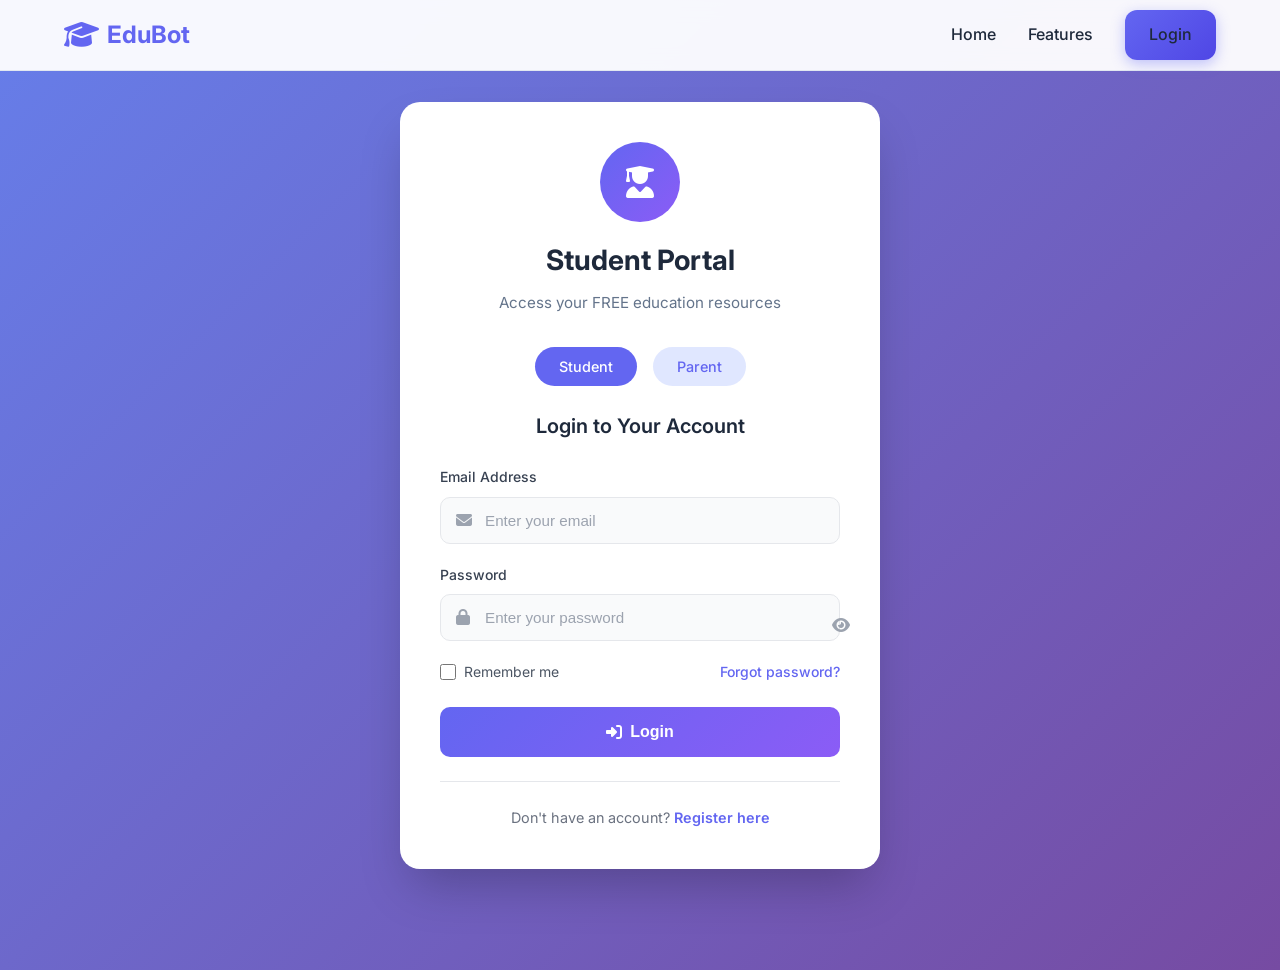
<file: frontend/templates/login.html>
<!DOCTYPE html>
<html lang="en">
<head>
    <meta charset="UTF-8">
    <meta name="viewport" content="width=device-width, initial-scale=1.0">
    <title>Student Login - EduBot</title>
    <link rel="stylesheet" href="/static/style.css">
    <link rel="stylesheet" href="/static/auth.css">
    <link href="https://fonts.googleapis.com/css2?family=Inter:wght@400;500;600;700&display=swap" rel="stylesheet">
    <link rel="stylesheet" href="https://cdnjs.cloudflare.com/ajax/libs/font-awesome/6.4.0/css/all.min.css">
</head>
<body class="auth-page">
    <!-- Navigation -->
    <nav class="navbar">
        <div class="container">
            <a href="/" class="nav-brand">
                <i class="fas fa-graduation-cap"></i>
                <span>EduBot</span>
            </a>
            <ul class="nav-links">
                <li><a href="/">Home</a></li>
                <li><a href="/#features">Features</a></li>
                <li><a href="/login" class="btn-primary">Login</a></li>
            </ul>
        </div>
    </nav>

    <!-- Auth Container -->
    <div class="auth-container">
        <div class="auth-box">
            <div class="auth-header">
                <div class="auth-icon">
                    <i class="fas fa-user-graduate"></i>
                </div>
                <h2>Student Portal</h2>
                <p>Access your FREE education resources</p>
            </div>

            <!-- Login Form -->
            <div id="loginForm" class="auth-form active">
                <div class="login-type-switch" style="display: flex; gap: 1rem; justify-content: center; margin-bottom: 1.5rem;">
                    <span class="login-type-btn" style="padding: 0.5rem 1.5rem; border-radius: 20px; background: #6366f1; color: white; font-size: 0.9rem; font-weight: 500;">Student</span>
                    <a href="/parent-login" class="login-type-btn" style="padding: 0.5rem 1.5rem; border-radius: 20px; background: #e0e7ff; color: #6366f1; font-size: 0.9rem; font-weight: 500; text-decoration: none;">Parent</a>
                </div>
                <h3>Login to Your Account</h3>
                <form onsubmit="handleLogin(event)">
                    <div class="form-group">
                        <label for="loginEmail">Email Address</label>
                        <div class="input-group">
                            <i class="fas fa-envelope"></i>
                            <input type="email" id="loginEmail" name="email" placeholder="Enter your email" required>
                        </div>
                    </div>
                    <div class="form-group">
                        <label for="loginPassword">Password</label>
                        <div class="input-group">
                            <i class="fas fa-lock"></i>
                            <input type="password" id="loginPassword" name="password" placeholder="Enter your password" required>
                            <button type="button" class="toggle-password" onclick="togglePassword('loginPassword')">
                                <i class="fas fa-eye"></i>
                            </button>
                        </div>
                    </div>
                    <div class="form-options">
                        <label class="remember-me">
                            <input type="checkbox" name="remember">
                            <span>Remember me</span>
                        </label>
                        <a href="#" class="forgot-password">Forgot password?</a>
                    </div>
                    <button type="submit" class="btn-auth">
                        <i class="fas fa-sign-in-alt"></i>
                        Login
                    </button>
                </form>
                <div class="auth-footer">
                    <p>Don't have an account? <a href="#" onclick="showRegister()">Register here</a></p>
                </div>
            </div>

            <!-- Register Form -->
            <div id="registerForm" class="auth-form">
                <h3>Create New Account</h3>
                <form onsubmit="handleRegister(event)">
                    <div class="form-row">
                        <div class="form-group">
                            <label for="firstName">First Name</label>
                            <div class="input-group">
                                <i class="fas fa-user"></i>
                                <input type="text" id="firstName" name="firstName" placeholder="First name" required>
                            </div>
                        </div>
                        <div class="form-group">
                            <label for="lastName">Last Name</label>
                            <div class="input-group">
                                <i class="fas fa-user"></i>
                                <input type="text" id="lastName" name="lastName" placeholder="Last name" required>
                            </div>
                        </div>
                    </div>
                    <div class="form-group">
                        <label for="registerEmail">Email Address</label>
                        <div class="input-group">
                            <i class="fas fa-envelope"></i>
                            <input type="email" id="registerEmail" name="email" placeholder="Enter your email" required>
                        </div>
                    </div>
                    <div class="form-group">
                        <label for="phone">Phone Number</label>
                        <div class="input-group">
                            <i class="fas fa-phone"></i>
                            <input type="tel" id="phone" name="phone" placeholder="Enter phone number" required>
                        </div>
                    </div>
                    <div class="form-group">
                        <label for="course">Select Course</label>
                        <div class="input-group">
                            <i class="fas fa-book"></i>
                            <select id="course" name="course" required>
                                <option value="">Select your course</option>
                                <option value="btech-cse">B.Tech - Computer Science</option>
                                <option value="btech-ai">B.Tech - AI & ML</option>
                                <option value="btech-ds">B.Tech - Data Science</option>
                                <option value="bba">BBA</option>
                                <option value="bca">BCA</option>
                                <option value="bcom">B.Com</option>
                                <option value="mba">MBA</option>
                                <option value="mtech">M.Tech</option>
                                <option value="ba">BA</option>
                                <option value="bsc">B.Sc</option>
                            </select>
                        </div>
                    </div>
                    <div class="form-group">
                        <label for="registerPassword">Password</label>
                        <div class="input-group">
                            <i class="fas fa-lock"></i>
                            <input type="password" id="registerPassword" name="password" placeholder="Create password" required minlength="6">
                            <button type="button" class="toggle-password" onclick="togglePassword('registerPassword')">
                                <i class="fas fa-eye"></i>
                            </button>
                        </div>
                    </div>
                    <div class="form-group">
                        <label for="confirmPassword">Confirm Password</label>
                        <div class="input-group">
                            <i class="fas fa-lock"></i>
                            <input type="password" id="confirmPassword" name="confirmPassword" placeholder="Confirm password" required>
                        </div>
                    </div>
                    <div class="form-group terms">
                        <label class="checkbox-label">
                            <input type="checkbox" required>
                            <span>I agree to the <a href="#">Terms & Conditions</a> and <a href="#">Privacy Policy</a></span>
                        </label>
                    </div>
                    <button type="submit" class="btn-auth">
                        <i class="fas fa-user-plus"></i>
                        Register
                    </button>
                </form>
                <div class="auth-footer">
                    <p>Already have an account? <a href="#" onclick="showLogin()">Login here</a></p>
                </div>
            </div>

            <!-- Success Message -->
            <div id="successMessage" class="auth-form success-message">
                <div class="success-icon">
                    <i class="fas fa-check-circle"></i>
                </div>
                <h3>Registration Successful!</h3>
                <div class="student-id-box">
                    <p>Your Unique Student ID:</p>
                    <div class="student-id" id="generatedStudentId">EDU202600001</div>
                    <button class="btn-copy" onclick="copyStudentId()">
                        <i class="fas fa-copy"></i> Copy ID
                    </button>
                </div>
                <p class="success-note">Please save this ID. You'll need it for future logins and accessing your student portal.</p>
                <a href="/dashboard" class="btn-auth">
                    <i class="fas fa-arrow-right"></i>
                    Go to Dashboard
                </a>
            </div>
        </div>
    </div>

    <!-- Toast Notification -->
    <div id="toast" class="toast">
        <i class="fas fa-info-circle"></i>
        <span id="toastMessage">Message</span>
    </div>

    <script src="/static/auth.js"></script>
</body>
</html>
</file>
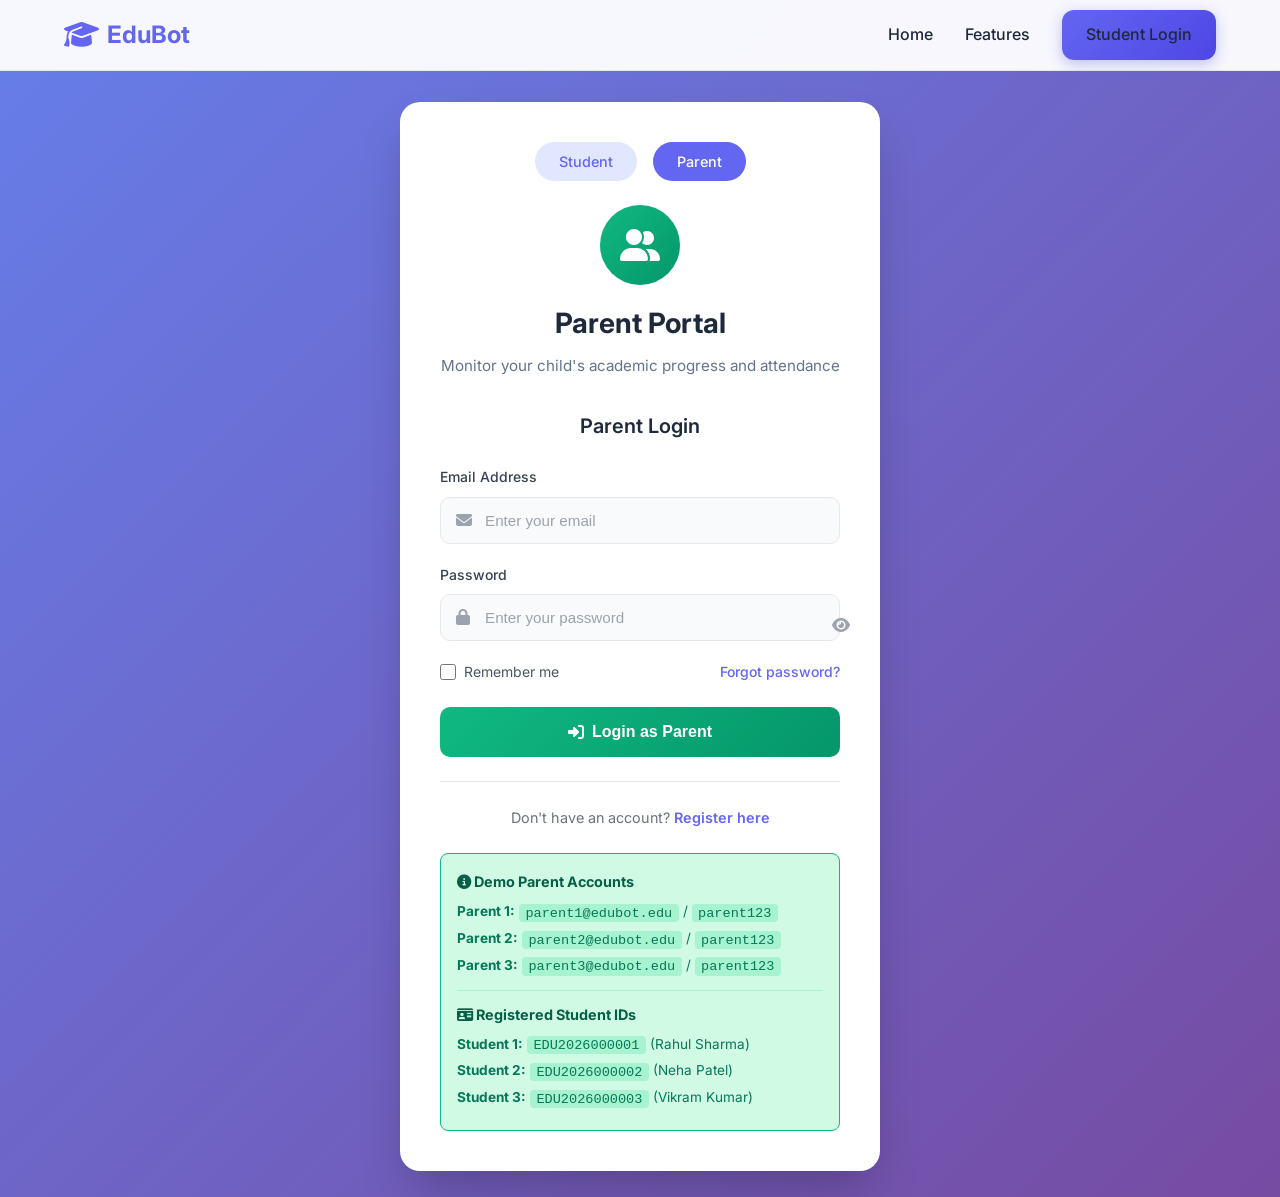
<file: frontend/templates/parent_login.html>
<!DOCTYPE html>
<html lang="en">
<head>
    <meta charset="UTF-8">
    <meta name="viewport" content="width=device-width, initial-scale=1.0">
    <title>Parent Login - EduBot</title>
    <link rel="stylesheet" href="/static/style.css">
    <link rel="stylesheet" href="/static/auth.css">
    <link href="https://fonts.googleapis.com/css2?family=Inter:wght@400;500;600;700&display=swap" rel="stylesheet">
    <link rel="stylesheet" href="https://cdnjs.cloudflare.com/ajax/libs/font-awesome/6.4.0/css/all.min.css">
    <style>
        .parent-icon {
            background: linear-gradient(135deg, #10b981, #059669) !important;
        }
        .parent-portal-title {
            color: #059669;
        }
        .login-type-switch {
            display: flex;
            gap: 1rem;
            justify-content: center;
            margin-bottom: 1.5rem;
        }
        .login-type-btn {
            padding: 0.5rem 1.5rem;
            border-radius: 20px;
            text-decoration: none;
            font-size: 0.9rem;
            font-weight: 500;
            transition: all 0.3s ease;
        }
        .login-type-btn.student {
            background: #e0e7ff;
            color: #6366f1;
        }
        .login-type-btn.student:hover {
            background: #6366f1;
            color: white;
        }
        .login-type-btn.parent {
            background: #6366f1;
            color: white;
        }
        .demo-credentials {
            background: #d1fae5;
            border: 1px solid #10b981;
            border-radius: 8px;
            padding: 1rem;
            margin-top: 1.5rem;
            font-size: 0.85rem;
        }
        .demo-credentials h4 {
            color: #065f46;
            margin-bottom: 0.5rem;
            font-size: 0.9rem;
        }
        .demo-credentials p {
            color: #047857;
            margin: 0.25rem 0;
        }
        .demo-credentials code {
            background: #a7f3d0;
            padding: 0.1rem 0.4rem;
            border-radius: 4px;
            font-family: monospace;
        }
    </style>
</head>
<body class="auth-page">
    <!-- Navigation -->
    <nav class="navbar">
        <div class="container">
            <a href="/" class="nav-brand">
                <i class="fas fa-graduation-cap"></i>
                <span>EduBot</span>
            </a>
            <ul class="nav-links">
                <li><a href="/">Home</a></li>
                <li><a href="/#features">Features</a></li>
                <li><a href="/login" class="btn-primary">Student Login</a></li>
            </ul>
        </div>
    </nav>

    <!-- Auth Container -->
    <div class="auth-container">
        <div class="auth-box">
            <div class="auth-header">
                <div class="login-type-switch">
                    <a href="/login" class="login-type-btn student">Student</a>
                    <span class="login-type-btn parent">Parent</span>
                </div>
                <div class="auth-icon parent-icon">
                    <i class="fas fa-user-friends"></i>
                </div>
                <h2 class="parent-portal-title">Parent Portal</h2>
                <p>Monitor your child's academic progress and attendance</p>
            </div>

            <!-- Login Form -->
            <div id="loginForm" class="auth-form active">
                <h3>Parent Login</h3>
                <form onsubmit="handleParentLogin(event)">
                    <div class="form-group">
                        <label for="loginEmail">Email Address</label>
                        <div class="input-group">
                            <i class="fas fa-envelope"></i>
                            <input type="email" id="loginEmail" name="email" placeholder="Enter your email" required>
                        </div>
                    </div>
                    <div class="form-group">
                        <label for="loginPassword">Password</label>
                        <div class="input-group">
                            <i class="fas fa-lock"></i>
                            <input type="password" id="loginPassword" name="password" placeholder="Enter your password" required>
                            <button type="button" class="toggle-password" onclick="togglePassword('loginPassword')">
                                <i class="fas fa-eye"></i>
                            </button>
                        </div>
                    </div>
                    <div class="form-options">
                        <label class="remember-me">
                            <input type="checkbox" name="remember">
                            <span>Remember me</span>
                        </label>
                        <a href="#" class="forgot-password">Forgot password?</a>
                    </div>
                    <button type="submit" class="btn-auth" style="background: linear-gradient(135deg, #10b981, #059669);">
                        <i class="fas fa-sign-in-alt"></i>
                        Login as Parent
                    </button>
                </form>
                <div class="auth-footer">
                    <p>Don't have an account? <a href="#" onclick="showParentRegister()">Register here</a></p>
                </div>
                
                <!-- Demo Credentials -->
                <div class="demo-credentials">
                    <h4><i class="fas fa-info-circle"></i> Demo Parent Accounts</h4>
                    <p><strong>Parent 1:</strong> <code>parent1@edubot.edu</code> / <code>parent123</code></p>
                    <p><strong>Parent 2:</strong> <code>parent2@edubot.edu</code> / <code>parent123</code></p>
                    <p><strong>Parent 3:</strong> <code>parent3@edubot.edu</code> / <code>parent123</code></p>
                    <hr style="margin: 0.75rem 0; border: none; border-top: 1px solid #a7f3d0;">
                    <h4><i class="fas fa-id-card"></i> Registered Student IDs</h4>
                    <p><strong>Student 1:</strong> <code>EDU2026000001</code> (Rahul Sharma)</p>
                    <p><strong>Student 2:</strong> <code>EDU2026000002</code> (Neha Patel)</p>
                    <p><strong>Student 3:</strong> <code>EDU2026000003</code> (Vikram Kumar)</p>
                </div>
            </div>

            <!-- Parent Register Form -->
            <div id="registerForm" class="auth-form">
                <h3>Parent Registration</h3>
                <form onsubmit="handleParentRegister(event)">
                    <div class="form-row">
                        <div class="form-group">
                            <label for="parentFirstName">First Name</label>
                            <div class="input-group">
                                <i class="fas fa-user"></i>
                                <input type="text" id="parentFirstName" name="firstName" placeholder="First name" required>
                            </div>
                        </div>
                        <div class="form-group">
                            <label for="parentLastName">Last Name</label>
                            <div class="input-group">
                                <i class="fas fa-user"></i>
                                <input type="text" id="parentLastName" name="lastName" placeholder="Last name" required>
                            </div>
                        </div>
                    </div>
                    <div class="form-group">
                        <label for="parentEmail">Email Address</label>
                        <div class="input-group">
                            <i class="fas fa-envelope"></i>
                            <input type="email" id="parentEmail" name="email" placeholder="Enter your email" required>
                        </div>
                    </div>
                    <div class="form-group">
                        <label for="parentPhone">Phone Number</label>
                        <div class="input-group">
                            <i class="fas fa-phone"></i>
                            <input type="tel" id="parentPhone" name="phone" placeholder="Enter phone number" required>
                        </div>
                    </div>
                    <div class="form-group">
                        <label for="studentId"><i class="fas fa-id-card" style="color: #667eea;"></i> Child's Student ID</label>
                        <div class="input-group">
                            <i class="fas fa-graduation-cap"></i>
                            <input type="text" id="studentId" name="studentId" placeholder="Enter your child's Student ID (e.g., EDU2026000001)" required>
                        </div>
                        <small style="color: #64748b; font-size: 0.8rem; margin-top: 0.25rem; display: block;">
                            <i class="fas fa-info-circle"></i> You can find this ID in your child's dashboard
                        </small>
                    </div>
                    <div class="form-group">
                        <label for="parentPassword">Password</label>
                        <div class="input-group">
                            <i class="fas fa-lock"></i>
                            <input type="password" id="parentPassword" name="password" placeholder="Create password" required minlength="6">
                            <button type="button" class="toggle-password" onclick="togglePassword('parentPassword')">
                                <i class="fas fa-eye"></i>
                            </button>
                        </div>
                    </div>
                    <div class="form-group">
                        <label for="parentConfirmPassword">Confirm Password</label>
                        <div class="input-group">
                            <i class="fas fa-lock"></i>
                            <input type="password" id="parentConfirmPassword" name="confirmPassword" placeholder="Confirm password" required>
                        </div>
                    </div>
                    <div class="form-group terms">
                        <label class="checkbox-label">
                            <input type="checkbox" required>
                            <span>I agree to the <a href="#">Terms & Conditions</a> and <a href="#">Privacy Policy</a></span>
                        </label>
                    </div>
                    <button type="submit" class="btn-auth" style="background: linear-gradient(135deg, #10b981, #059669);">
                        <i class="fas fa-user-plus"></i>
                        Register as Parent
                    </button>
                </form>
                <div class="auth-footer">
                    <p>Already have an account? <a href="#" onclick="showParentLogin()">Login here</a></p>
                </div>
            </div>

            <!-- Success Message -->
            <div id="successMessage" class="auth-form success-message">
                <div class="success-icon">
                    <i class="fas fa-check-circle"></i>
                </div>
                <h3>Registration Successful!</h3>
                <p class="success-note">Your parent account has been created. You can now monitor your child's academic progress.</p>
                <a href="#" onclick="showParentLogin()" class="btn-auth" style="background: linear-gradient(135deg, #10b981, #059669);">
                    <i class="fas fa-sign-in-alt"></i>
                    Login Now
                </a>
            </div>
        </div>
    </div>

    <!-- Toast Notification -->
    <div id="toast" class="toast">
        <i class="fas fa-info-circle"></i>
        <span id="toastMessage">Message</span>
    </div>

    <script>
        // Toggle password visibility
        function togglePassword(inputId) {
            const input = document.getElementById(inputId);
            const icon = input.parentElement.querySelector('.toggle-password i');
            
            if (input.type === 'password') {
                input.type = 'text';
                icon.classList.remove('fa-eye');
                icon.classList.add('fa-eye-slash');
            } else {
                input.type = 'password';
                icon.classList.remove('fa-eye-slash');
                icon.classList.add('fa-eye');
            }
        }

        // Show toast notification
        function showToast(message, type = 'info') {
            const toast = document.getElementById('toast');
            const toastMessage = document.getElementById('toastMessage');
            
            toastMessage.textContent = message;
            toast.classList.add('show');
            
            setTimeout(() => {
                toast.classList.remove('show');
            }, 3000);
        }

        // Show parent register form
        function showParentRegister() {
            document.getElementById('loginForm').classList.remove('active');
            document.getElementById('registerForm').classList.add('active');
            document.getElementById('successMessage').classList.remove('active');
        }

        // Show parent login form
        function showParentLogin() {
            document.getElementById('registerForm').classList.remove('active');
            document.getElementById('successMessage').classList.remove('active');
            document.getElementById('loginForm').classList.add('active');
        }

        // Show success message
        function showSuccessMessage() {
            document.getElementById('loginForm').classList.remove('active');
            document.getElementById('registerForm').classList.remove('active');
            document.getElementById('successMessage').classList.add('active');
        }

        // Handle parent login
        async function handleParentLogin(event) {
            event.preventDefault();
            
            const email = document.getElementById('loginEmail').value;
            const password = document.getElementById('loginPassword').value;
            
            try {
                const response = await fetch('/api/parent/login', {
                    method: 'POST',
                    headers: {
                        'Content-Type': 'application/json'
                    },
                    body: JSON.stringify({ email, password })
                });
                
                const data = await response.json();
                
                if (data.success) {
                    showToast('Login successful! Redirecting...', 'success');
                    setTimeout(() => {
                        window.location.href = '/parent-dashboard';
                    }, 1000);
                } else {
                    showToast(data.message || 'Login failed', 'error');
                }
            } catch (error) {
                showToast('Network error. Please try again.', 'error');
            }
        }

        // Handle parent registration
        async function handleParentRegister(event) {
            event.preventDefault();
            
            const firstName = document.getElementById('parentFirstName').value;
            const lastName = document.getElementById('parentLastName').value;
            const email = document.getElementById('parentEmail').value;
            const phone = document.getElementById('parentPhone').value;
            const studentId = document.getElementById('studentId').value;
            const password = document.getElementById('parentPassword').value;
            const confirmPassword = document.getElementById('parentConfirmPassword').value;
            
            // Validate passwords match
            if (password !== confirmPassword) {
                showToast('Passwords do not match!', 'error');
                return;
            }
            
            // Validate student ID format
            if (!studentId.match(/^EDU\d{10}$/)) {
                showToast('Invalid Student ID format. Should be like EDU2026000001', 'error');
                return;
            }
            
            try {
                const response = await fetch('/api/parent/register', {
                    method: 'POST',
                    headers: {
                        'Content-Type': 'application/json'
                    },
                    body: JSON.stringify({
                        firstName,
                        lastName,
                        email,
                        phone,
                        studentId,
                        password
                    })
                });
                
                const data = await response.json();
                
                if (data.success) {
                    showToast('Registration successful!', 'success');
                    showSuccessMessage();
                } else {
                    showToast(data.message || 'Registration failed', 'error');
                }
            } catch (error) {
                showToast('Network error. Please try again.', 'error');
            }
        }
    </script>
</body>
</html>
</file>
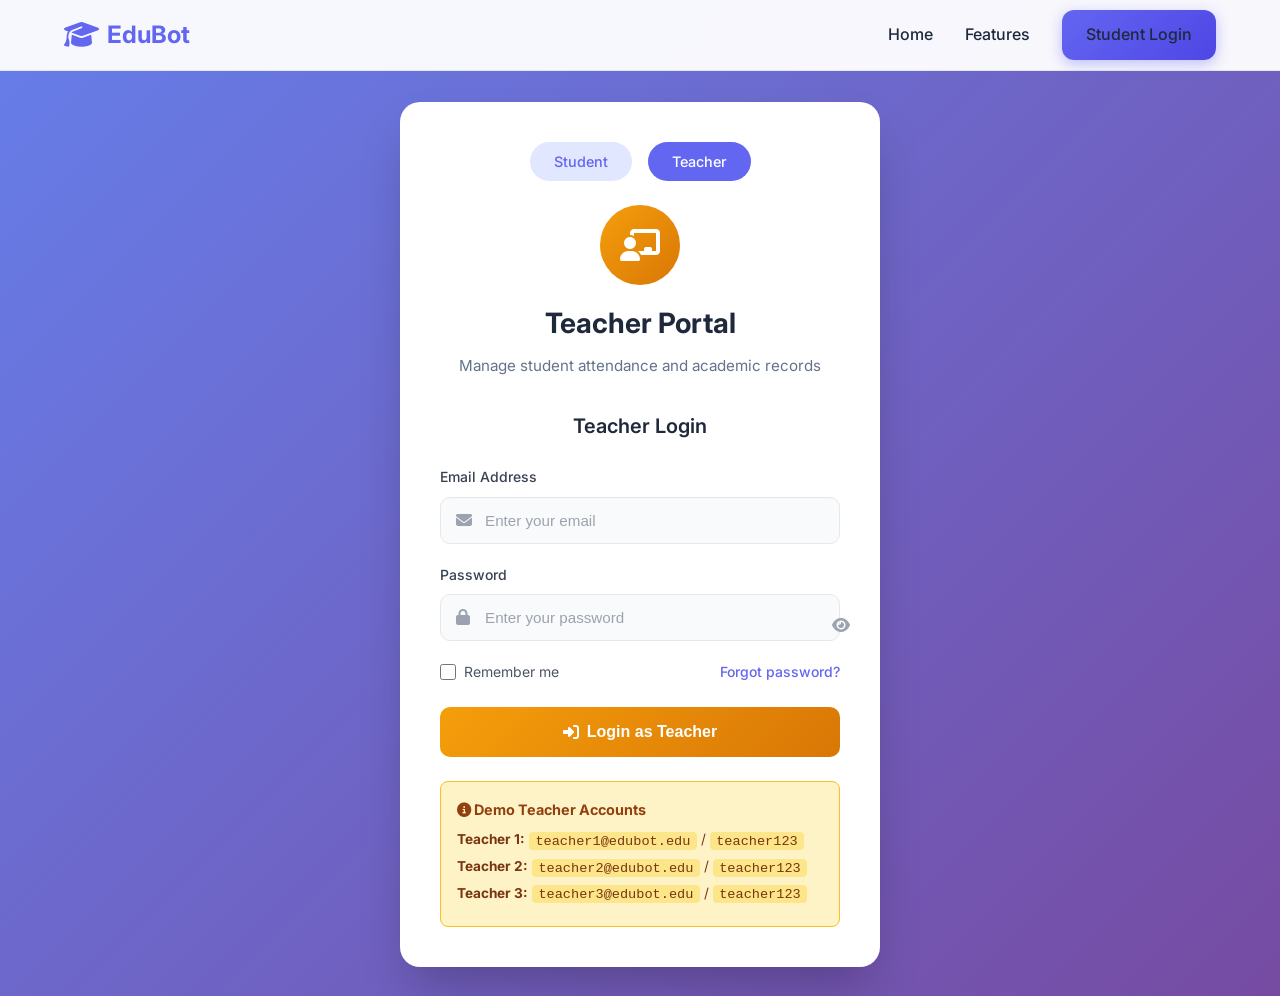
<file: frontend/templates/teacher_login.html>
<!DOCTYPE html>
<html lang="en">
<head>
    <meta charset="UTF-8">
    <meta name="viewport" content="width=device-width, initial-scale=1.0">
    <title>Teacher Login - EduBot</title>
    <link rel="stylesheet" href="/static/style.css">
    <link rel="stylesheet" href="/static/auth.css">
    <link href="https://fonts.googleapis.com/css2?family=Inter:wght@400;500;600;700&display=swap" rel="stylesheet">
    <link rel="stylesheet" href="https://cdnjs.cloudflare.com/ajax/libs/font-awesome/6.4.0/css/all.min.css">
    <style>
        .teacher-icon {
            background: linear-gradient(135deg, #f59e0b, #d97706) !important;
        }
        .teacher-portal-title {
            color: #d97706;
        }
        .login-type-switch {
            display: flex;
            gap: 1rem;
            justify-content: center;
            margin-bottom: 1.5rem;
        }
        .login-type-btn {
            padding: 0.5rem 1.5rem;
            border-radius: 20px;
            text-decoration: none;
            font-size: 0.9rem;
            font-weight: 500;
            transition: all 0.3s ease;
        }
        .login-type-btn.student {
            background: #e0e7ff;
            color: #6366f1;
        }
        .login-type-btn.student:hover {
            background: #6366f1;
            color: white;
        }
        .login-type-btn.teacher {
            background: #6366f1;
            color: white;
        }
        .demo-credentials {
            background: #fef3c7;
            border: 1px solid #fbbf24;
            border-radius: 8px;
            padding: 1rem;
            margin-top: 1.5rem;
            font-size: 0.85rem;
        }
        .demo-credentials h4 {
            color: #92400e;
            margin-bottom: 0.5rem;
            font-size: 0.9rem;
        }
        .demo-credentials p {
            color: #78350f;
            margin: 0.25rem 0;
        }
        .demo-credentials code {
            background: #fde68a;
            padding: 0.1rem 0.4rem;
            border-radius: 4px;
            font-family: monospace;
        }
    </style>
</head>
<body class="auth-page">
    <!-- Navigation -->
    <nav class="navbar">
        <div class="container">
            <a href="/" class="nav-brand">
                <i class="fas fa-graduation-cap"></i>
                <span>EduBot</span>
            </a>
            <ul class="nav-links">
                <li><a href="/">Home</a></li>
                <li><a href="/#features">Features</a></li>
                <li><a href="/login" class="btn-primary">Student Login</a></li>
            </ul>
        </div>
    </nav>

    <!-- Auth Container -->
    <div class="auth-container">
        <div class="auth-box">
            <div class="auth-header">
                <div class="login-type-switch">
                    <a href="/login" class="login-type-btn student">Student</a>
                    <span class="login-type-btn teacher">Teacher</span>
                </div>
                <div class="auth-icon teacher-icon">
                    <i class="fas fa-chalkboard-teacher"></i>
                </div>
                <h2 class="teacher-portal-title">Teacher Portal</h2>
                <p>Manage student attendance and academic records</p>
            </div>

            <!-- Login Form -->
            <div id="loginForm" class="auth-form active">
                <h3>Teacher Login</h3>
                <form onsubmit="handleTeacherLogin(event)">
                    <div class="form-group">
                        <label for="loginEmail">Email Address</label>
                        <div class="input-group">
                            <i class="fas fa-envelope"></i>
                            <input type="email" id="loginEmail" name="email" placeholder="Enter your email" required>
                        </div>
                    </div>
                    <div class="form-group">
                        <label for="loginPassword">Password</label>
                        <div class="input-group">
                            <i class="fas fa-lock"></i>
                            <input type="password" id="loginPassword" name="password" placeholder="Enter your password" required>
                            <button type="button" class="toggle-password" onclick="togglePassword('loginPassword')">
                                <i class="fas fa-eye"></i>
                            </button>
                        </div>
                    </div>
                    <div class="form-options">
                        <label class="remember-me">
                            <input type="checkbox" name="remember">
                            <span>Remember me</span>
                        </label>
                        <a href="#" class="forgot-password">Forgot password?</a>
                    </div>
                    <button type="submit" class="btn-auth" style="background: linear-gradient(135deg, #f59e0b, #d97706);">
                        <i class="fas fa-sign-in-alt"></i>
                        Login as Teacher
                    </button>
                </form>
                
                <!-- Demo Credentials -->
                <div class="demo-credentials">
                    <h4><i class="fas fa-info-circle"></i> Demo Teacher Accounts</h4>
                    <p><strong>Teacher 1:</strong> <code>teacher1@edubot.edu</code> / <code>teacher123</code></p>
                    <p><strong>Teacher 2:</strong> <code>teacher2@edubot.edu</code> / <code>teacher123</code></p>
                    <p><strong>Teacher 3:</strong> <code>teacher3@edubot.edu</code> / <code>teacher123</code></p>
                </div>
            </div>
        </div>
    </div>

    <!-- Toast Notification -->
    <div id="toast" class="toast">
        <i class="fas fa-info-circle"></i>
        <span id="toastMessage">Message</span>
    </div>

    <script>
        // Toggle password visibility
        function togglePassword(inputId) {
            const input = document.getElementById(inputId);
            const icon = input.parentElement.querySelector('.toggle-password i');
            
            if (input.type === 'password') {
                input.type = 'text';
                icon.classList.remove('fa-eye');
                icon.classList.add('fa-eye-slash');
            } else {
                input.type = 'password';
                icon.classList.remove('fa-eye-slash');
                icon.classList.add('fa-eye');
            }
        }

        // Show toast notification
        function showToast(message, type = 'info') {
            const toast = document.getElementById('toast');
            const toastMessage = document.getElementById('toastMessage');
            
            toastMessage.textContent = message;
            toast.classList.add('show');
            
            setTimeout(() => {
                toast.classList.remove('show');
            }, 3000);
        }

        // Handle teacher login
        async function handleTeacherLogin(event) {
            event.preventDefault();
            
            const email = document.getElementById('loginEmail').value;
            const password = document.getElementById('loginPassword').value;
            
            try {
                const response = await fetch('/api/teacher/login', {
                    method: 'POST',
                    headers: {
                        'Content-Type': 'application/json'
                    },
                    body: JSON.stringify({ email, password })
                });
                
                const data = await response.json();
                
                if (data.success) {
                    showToast('Login successful! Redirecting...', 'success');
                    setTimeout(() => {
                        window.location.href = '/teacher-dashboard';
                    }, 1000);
                } else {
                    showToast(data.message || 'Login failed', 'error');
                }
            } catch (error) {
                showToast('Network error. Please try again.', 'error');
            }
        }
    </script>
</body>
</html>
</file>
<file: static/style.css>
/* ============================================
   EduBot - Education Chatbot Styles
   Modern, Professional Design with Animations
   ============================================ */

/* CSS Variables */
:root {
    --primary-color: #6366f1;
    --primary-dark: #4f46e5;
    --primary-light: #818cf8;
    --secondary-color: #06b6d4;
    --accent-color: #f59e0b;
    --text-dark: #1e293b;
    --text-light: #64748b;
    --text-white: #ffffff;
    --bg-white: #ffffff;
    --bg-light: #f8fafc;
    --bg-gray: #f1f5f9;
    --border-color: #e2e8f0;
    --shadow-sm: 0 1px 2px 0 rgb(0 0 0 / 0.05);
    --shadow-md: 0 4px 6px -1px rgb(0 0 0 / 0.1), 0 2px 4px -2px rgb(0 0 0 / 0.1);
    --shadow-lg: 0 10px 15px -3px rgb(0 0 0 / 0.1), 0 4px 6px -4px rgb(0 0 0 / 0.1);
    --shadow-xl: 0 20px 25px -5px rgb(0 0 0 / 0.1), 0 8px 10px -6px rgb(0 0 0 / 0.1);
    --radius-sm: 0.375rem;
    --radius-md: 0.5rem;
    --radius-lg: 0.75rem;
    --radius-xl: 1rem;
    --radius-full: 9999px;
    --transition-fast: 150ms ease;
    --transition-normal: 300ms ease;
    --transition-slow: 500ms ease;
}

/* Reset & Base */
*, *::before, *::after {
    margin: 0;
    padding: 0;
    box-sizing: border-box;
}

html {
    scroll-behavior: smooth;
}

body {
    font-family: 'Inter', -apple-system, BlinkMacSystemFont, 'Segoe UI', Roboto, sans-serif;
    font-size: 16px;
    line-height: 1.6;
    color: var(--text-dark);
    background-color: var(--bg-white);
    overflow-x: hidden;
}

a {
    text-decoration: none;
    color: inherit;
    transition: color var(--transition-fast);
}

ul {
    list-style: none;
}

img {
    max-width: 100%;
    height: auto;
}

.container {
    max-width: 1200px;
    margin: 0 auto;
    padding: 0 1.5rem;
}

/* ============================================
   Animations
   ============================================ */

@keyframes fadeInUp {
    from {
        opacity: 0;
        transform: translateY(30px);
    }
    to {
        opacity: 1;
        transform: translateY(0);
    }
}

@keyframes fadeIn {
    from { opacity: 0; }
    to { opacity: 1; }
}

@keyframes slideInLeft {
    from {
        opacity: 0;
        transform: translateX(-50px);
    }
    to {
        opacity: 1;
        transform: translateX(0);
    }
}

@keyframes slideInRight {
    from {
        opacity: 0;
        transform: translateX(50px);
    }
    to {
        opacity: 1;
        transform: translateX(0);
    }
}

@keyframes float {
    0%, 100% {
        transform: translateY(0);
    }
    50% {
        transform: translateY(-10px);
    }
}

@keyframes pulse {
    0%, 100% {
        transform: scale(1);
        opacity: 1;
    }
    50% {
        transform: scale(1.05);
        opacity: 0.8;
    }
}

@keyframes typing {
    0%, 100% { opacity: 1; }
    50% { opacity: 0.3; }
}

@keyframes bounce {
    0%, 100% { transform: translateY(0); }
    50% { transform: translateY(-5px); }
}

@keyframes shimmer {
    0% { background-position: -200% 0; }
    100% { background-position: 200% 0; }
}

@keyframes rotate {
    from { transform: rotate(0deg); }
    to { transform: rotate(360deg); }
}

.animate-fadeInUp {
    animation: fadeInUp 0.6s ease forwards;
}

.animate-fadeIn {
    animation: fadeIn 0.6s ease forwards;
}

.animate-float {
    animation: float 3s ease-in-out infinite;
}

.animate-pulse {
    animation: pulse 2s ease-in-out infinite;
}

/* ============================================
   Navigation
   ============================================ */

.navbar {
    position: fixed;
    top: 0;
    left: 0;
    right: 0;
    z-index: 1000;
    background: rgba(255, 255, 255, 0.95);
    backdrop-filter: blur(10px);
    border-bottom: 1px solid var(--border-color);
    transition: all var(--transition-normal);
}

.navbar.scrolled {
    box-shadow: var(--shadow-md);
}

.navbar .container {
    display: flex;
    align-items: center;
    justify-content: space-between;
    height: 70px;
}

.nav-brand {
    display: flex;
    align-items: center;
    gap: 0.5rem;
    font-size: 1.5rem;
    font-weight: 700;
    color: var(--primary-color);
}

.nav-brand i {
    font-size: 1.75rem;
}

.nav-links {
    display: flex;
    align-items: center;
    gap: 2rem;
}

.nav-links a {
    font-weight: 500;
    color: var(--text-dark);
    position: relative;
}

.nav-links a::after {
    content: '';
    position: absolute;
    bottom: -4px;
    left: 0;
    width: 0;
    height: 2px;
    background: var(--primary-color);
    transition: width var(--transition-normal);
}

.nav-links a:hover::after {
    width: 100%;
}

.nav-links a:hover {
    color: var(--primary-color);
}

.hamburger {
    display: none;
    flex-direction: column;
    gap: 5px;
    cursor: pointer;
}

.hamburger span {
    width: 25px;
    height: 3px;
    background: var(--text-dark);
    border-radius: 3px;
    transition: all var(--transition-normal);
}

/* ============================================
   Buttons
   ============================================ */

.btn-primary {
    display: inline-flex;
    align-items: center;
    justify-content: center;
    gap: 0.5rem;
    padding: 0.75rem 1.5rem;
    background: linear-gradient(135deg, var(--primary-color), var(--primary-dark));
    color: var(--text-white);
    font-weight: 600;
    border-radius: var(--radius-lg);
    border: none;
    cursor: pointer;
    transition: all var(--transition-normal);
    box-shadow: 0 4px 14px 0 rgba(99, 102, 241, 0.39);
}

.btn-primary:hover {
    transform: translateY(-2px);
    box-shadow: 0 6px 20px rgba(99, 102, 241, 0.5);
}

.btn-secondary {
    display: inline-flex;
    align-items: center;
    justify-content: center;
    gap: 0.5rem;
    padding: 0.75rem 1.5rem;
    background: transparent;
    color: var(--primary-color);
    font-weight: 600;
    border-radius: var(--radius-lg);
    border: 2px solid var(--primary-color);
    cursor: pointer;
    transition: all var(--transition-normal);
}

.btn-secondary:hover {
    background: var(--primary-color);
    color: var(--text-white);
    transform: translateY(-2px);
}

.btn-large {
    padding: 1rem 2.5rem;
    font-size: 1.1rem;
}

/* ============================================
   Hero Section
   ============================================ */

.hero {
    position: relative;
    padding: 140px 0 100px;
    background: linear-gradient(135deg, #667eea 0%, #764ba2 100%);
    overflow: hidden;
}

.hero::before {
    content: '';
    position: absolute;
    top: 0;
    left: 0;
    right: 0;
    bottom: 0;
    background: url("data:image/svg+xml,%3Csvg width='60' height='60' viewBox='0 0 60 60' xmlns='http://www.w3.org/2000/svg'%3E%3Cg fill='none' fill-rule='evenodd'%3E%3Cg fill='%23ffffff' fill-opacity='0.05'%3E%3Cpath d='M36 34v-4h-2v4h-4v2h4v4h2v-4h4v-2h-4zm0-30V0h-2v4h-4v2h4v4h2V6h4V4h-4zM6 34v-4H4v4H0v2h4v4h2v-4h4v-2H6zM6 4V0H4v4H0v2h4v4h2V6h4V4H6z'/%3E%3C/g%3E%3C/g%3E%3C/svg%3E");
    opacity: 0.5;
}

.hero .container {
    position: relative;
    display: grid;
    grid-template-columns: 1fr 1fr;
    gap: 4rem;
    align-items: center;
}

.hero-content {
    animation: fadeInUp 0.8s ease forwards;
}

.hero-content h1 {
    font-size: 3.5rem;
    font-weight: 800;
    line-height: 1.1;
    color: var(--text-white);
    margin-bottom: 1.5rem;
}

.gradient-text {
    background: linear-gradient(135deg, #fbbf24, #f59e0b);
    -webkit-background-clip: text;
    -webkit-text-fill-color: transparent;
    background-clip: text;
}

.hero-content p {
    font-size: 1.25rem;
    color: rgba(255, 255, 255, 0.9);
    margin-bottom: 2rem;
    line-height: 1.7;
}

.hero-buttons {
    display: flex;
    gap: 1rem;
    margin-bottom: 3rem;
}

.hero-stats {
    display: flex;
    gap: 2.5rem;
}

.stat {
    text-align: center;
}

.stat-number {
    display: block;
    font-size: 2rem;
    font-weight: 800;
    color: var(--text-white);
}

.stat-label {
    font-size: 0.875rem;
    color: rgba(255, 255, 255, 0.8);
    text-transform: uppercase;
    letter-spacing: 0.05em;
}

/* Hero Chat Preview */
.hero-image {
    animation: slideInRight 0.8s ease forwards;
    animation-delay: 0.2s;
    opacity: 0;
}

.chat-preview {
    background: var(--bg-white);
    border-radius: var(--radius-xl);
    box-shadow: var(--shadow-xl);
    overflow: hidden;
    max-width: 400px;
    margin: 0 auto;
    animation: float 4s ease-in-out infinite;
}

.chat-header {
    display: flex;
    align-items: center;
    gap: 0.75rem;
    padding: 1rem 1.25rem;
    background: linear-gradient(135deg, var(--primary-color), var(--primary-dark));
    color: var(--text-white);
}

.chat-header i {
    font-size: 1.25rem;
}

.chat-header span {
    font-weight: 600;
}

.chat-messages {
    padding: 1.25rem;
    min-height: 250px;
}

.message {
    margin-bottom: 1rem;
    animation: fadeInUp 0.4s ease forwards;
}

.message.bot {
    text-align: left;
}

.message.user {
    text-align: right;
}

.message-content {
    display: inline-block;
    padding: 0.75rem 1rem;
    border-radius: var(--radius-lg);
    max-width: 85%;
    font-size: 0.875rem;
    line-height: 1.5;
}

.message.bot .message-content {
    background: var(--bg-gray);
    color: var(--text-dark);
    border-bottom-left-radius: 4px;
}

.message.user .message-content {
    background: linear-gradient(135deg, var(--primary-color), var(--primary-dark));
    color: var(--text-white);
    border-bottom-right-radius: 4px;
}

.hero-wave {
    position: absolute;
    bottom: 0;
    left: 0;
    right: 0;
    line-height: 0;
}

.hero-wave svg {
    width: 100%;
    height: auto;
}

/* ============================================
   Trusted By Section
   ============================================ */

.trusted-by {
    padding: 3rem 0;
    background: var(--bg-white);
    border-bottom: 1px solid var(--border-color);
}

.trusted-text {
    text-align: center;
    font-size: 0.875rem;
    font-weight: 600;
    text-transform: uppercase;
    letter-spacing: 0.1em;
    color: var(--text-light);
    margin-bottom: 1.5rem;
}

.logos {
    display: flex;
    justify-content: center;
    align-items: center;
    gap: 3rem;
    flex-wrap: wrap;
}

.logo {
    display: flex;
    align-items: center;
    gap: 0.5rem;
    font-size: 1.1rem;
    font-weight: 600;
    color: var(--text-light);
    opacity: 0.7;
    transition: opacity var(--transition-normal);
}

.logo:hover {
    opacity: 1;
}

.logo i {
    font-size: 1.5rem;
}

/* ============================================
   Section Headers
   ============================================ */

.section-header {
    text-align: center;
    max-width: 600px;
    margin: 0 auto 4rem;
}

.section-tag {
    display: inline-block;
    padding: 0.5rem 1rem;
    background: rgba(99, 102, 241, 0.1);
    color: var(--primary-color);
    font-size: 0.875rem;
    font-weight: 600;
    text-transform: uppercase;
    letter-spacing: 0.05em;
    border-radius: var(--radius-full);
    margin-bottom: 1rem;
}

.section-header h2 {
    font-size: 2.5rem;
    font-weight: 700;
    color: var(--text-dark);
    margin-bottom: 1rem;
    line-height: 1.2;
}

.section-header p {
    font-size: 1.125rem;
    color: var(--text-light);
}

/* ============================================
   Features Section
   ============================================ */

.features {
    padding: 100px 0;
    background: var(--bg-light);
}

.features-grid {
    display: grid;
    grid-template-columns: repeat(auto-fit, minmax(350px, 1fr));
    gap: 2rem;
}

.feature-card {
    background: var(--bg-white);
    padding: 2rem;
    border-radius: var(--radius-xl);
    border: 1px solid var(--border-color);
    transition: all var(--transition-normal);
    position: relative;
    overflow: hidden;
}

.feature-card::before {
    content: '';
    position: absolute;
    top: 0;
    left: 0;
    right: 0;
    height: 4px;
    background: linear-gradient(90deg, var(--primary-color), var(--secondary-color));
    transform: scaleX(0);
    transition: transform var(--transition-normal);
}

.feature-card:hover {
    transform: translateY(-5px);
    box-shadow: var(--shadow-xl);
    border-color: transparent;
}

.feature-card:hover::before {
    transform: scaleX(1);
}

.feature-icon {
    width: 60px;
    height: 60px;
    background: linear-gradient(135deg, rgba(99, 102, 241, 0.1), rgba(6, 182, 212, 0.1));
    border-radius: var(--radius-lg);
    display: flex;
    align-items: center;
    justify-content: center;
    margin-bottom: 1.5rem;
    transition: all var(--transition-normal);
}

.feature-card:hover .feature-icon {
    background: linear-gradient(135deg, var(--primary-color), var(--secondary-color));
    transform: scale(1.1);
}

.feature-icon i {
    font-size: 1.5rem;
    color: var(--primary-color);
    transition: color var(--transition-normal);
}

.feature-card:hover .feature-icon i {
    color: var(--text-white);
}

.feature-card h3 {
    font-size: 1.25rem;
    font-weight: 600;
    color: var(--text-dark);
    margin-bottom: 0.75rem;
}

.feature-card p {
    color: var(--text-light);
    line-height: 1.6;
}

/* ============================================
   Benefits Section
   ============================================ */

.benefits {
    padding: 100px 0;
    background: var(--bg-white);
}

.benefit-row {
    display: grid;
    grid-template-columns: 1fr 1fr;
    gap: 4rem;
    align-items: center;
}

.benefit-content .section-tag {
    margin-bottom: 1rem;
}

.benefit-content h2 {
    font-size: 2.5rem;
    font-weight: 700;
    color: var(--text-dark);
    margin-bottom: 1.5rem;
    line-height: 1.2;
}

.benefit-content p {
    font-size: 1.125rem;
    color: var(--text-light);
    margin-bottom: 2rem;
    line-height: 1.7;
}

.benefit-list {
    display: flex;
    flex-direction: column;
    gap: 1rem;
}

.benefit-list li {
    display: flex;
    align-items: center;
    gap: 0.75rem;
    font-size: 1rem;
    color: var(--text-dark);
}

.benefit-list i {
    width: 24px;
    height: 24px;
    background: linear-gradient(135deg, var(--primary-color), var(--secondary-color));
    color: var(--text-white);
    border-radius: 50%;
    display: flex;
    align-items: center;
    justify-content: center;
    font-size: 0.75rem;
}

.benefit-image {
    position: relative;
    display: flex;
    justify-content: center;
    align-items: center;
    min-height: 400px;
    background: linear-gradient(135deg, rgba(99, 102, 241, 0.05), rgba(6, 182, 212, 0.05));
    border-radius: var(--radius-xl);
}

.floating-card {
    background: var(--bg-white);
    padding: 2rem;
    border-radius: var(--radius-xl);
    box-shadow: var(--shadow-xl);
    display: flex;
    align-items: center;
    gap: 1.5rem;
    animation: float 3s ease-in-out infinite;
}

.floating-card i {
    width: 60px;
    height: 60px;
    background: linear-gradient(135deg, var(--primary-color), var(--secondary-color));
    color: var(--text-white);
    border-radius: var(--radius-lg);
    display: flex;
    align-items: center;
    justify-content: center;
    font-size: 1.5rem;
}

.card-number {
    display: block;
    font-size: 2.5rem;
    font-weight: 800;
    background: linear-gradient(135deg, var(--primary-color), var(--secondary-color));
    -webkit-background-clip: text;
    -webkit-text-fill-color: transparent;
    background-clip: text;
}

.card-text {
    font-size: 0.875rem;
    color: var(--text-light);
}

/* ============================================
   How It Works Section
   ============================================ */

.how-it-works {
    padding: 100px 0;
    background: var(--bg-light);
}

.steps {
    display: flex;
    align-items: center;
    justify-content: center;
    gap: 2rem;
    flex-wrap: wrap;
}

.step {
    flex: 1;
    min-width: 250px;
    max-width: 300px;
    text-align: center;
}

.step-number {
    width: 80px;
    height: 80px;
    background: linear-gradient(135deg, var(--primary-color), var(--primary-dark));
    color: var(--text-white);
    font-size: 2rem;
    font-weight: 700;
    border-radius: 50%;
    display: flex;
    align-items: center;
    justify-content: center;
    margin: 0 auto 1.5rem;
    box-shadow: 0 10px 30px rgba(99, 102, 241, 0.3);
    transition: transform var(--transition-normal);
}

.step:hover .step-number {
    transform: scale(1.1) rotate(5deg);
}

.step-content h3 {
    font-size: 1.25rem;
    font-weight: 600;
    color: var(--text-dark);
    margin-bottom: 0.75rem;
}

.step-content p {
    color: var(--text-light);
    line-height: 1.6;
}

.step-arrow {
    color: var(--primary-color);
    font-size: 1.5rem;
    opacity: 0.5;
    animation: bounce 1s ease-in-out infinite;
}

/* ============================================
   Chat Section
   ============================================ */

.chat-section {
    padding: 100px 0;
    background: linear-gradient(135deg, #667eea 0%, #764ba2 100%);
}

.chat-section .section-header h2,
.chat-section .section-header p {
    color: var(--text-white);
}

.chat-section .section-tag {
    background: rgba(255, 255, 255, 0.2);
    color: var(--text-white);
}

.chat-wrapper {
    max-width: 800px;
    margin: 0 auto;
}

.chat-container {
    background: var(--bg-white);
    border-radius: var(--radius-xl);
    box-shadow: var(--shadow-xl);
    overflow: hidden;
}

.chat-header-main {
    display: flex;
    align-items: center;
    justify-content: space-between;
    padding: 1.25rem 1.5rem;
    background: linear-gradient(135deg, var(--primary-color), var(--primary-dark));
    color: var(--text-white);
}

.bot-info {
    display: flex;
    align-items: center;
    gap: 1rem;
}

.bot-avatar {
    width: 45px;
    height: 45px;
    background: rgba(255, 255, 255, 0.2);
    border-radius: 50%;
    display: flex;
    align-items: center;
    justify-content: center;
    font-size: 1.25rem;
}

.bot-details h4 {
    font-size: 1rem;
    font-weight: 600;
    margin-bottom: 0.25rem;
}

.status {
    display: flex;
    align-items: center;
    gap: 0.5rem;
    font-size: 0.875rem;
    opacity: 0.9;
}

.status-dot {
    width: 8px;
    height: 8px;
    background: #10b981;
    border-radius: 50%;
    animation: pulse 2s ease-in-out infinite;
}

.chat-actions {
    display: flex;
    gap: 0.5rem;
}

.action-btn {
    width: 36px;
    height: 36px;
    background: rgba(255, 255, 255, 0.2);
    border: none;
    border-radius: var(--radius-md);
    color: var(--text-white);
    cursor: pointer;
    transition: all var(--transition-fast);
    display: flex;
    align-items: center;
    justify-content: center;
}

.action-btn:hover {
    background: rgba(255, 255, 255, 0.3);
    transform: scale(1.05);
}

.chat-messages-main {
    height: 400px;
    overflow-y: auto;
    padding: 1.5rem;
    background: var(--bg-light);
}

.welcome-message {
    text-align: center;
    padding: 2rem;
}

.bot-avatar-large {
    width: 80px;
    height: 80px;
    background: linear-gradient(135deg, var(--primary-color), var(--secondary-color));
    border-radius: 50%;
    display: flex;
    align-items: center;
    justify-content: center;
    margin: 0 auto 1.5rem;
    font-size: 2.5rem;
    color: var(--text-white);
    animation: float 3s ease-in-out infinite;
}

.welcome-message h3 {
    font-size: 1.5rem;
    font-weight: 600;
    color: var(--text-dark);
    margin-bottom: 0.5rem;
}

.welcome-message p {
    color: var(--text-light);
    margin-bottom: 1.5rem;
}

.quick-replies {
    display: flex;
    flex-wrap: wrap;
    justify-content: center;
    gap: 0.75rem;
}

.quick-reply {
    padding: 0.625rem 1.25rem;
    background: var(--bg-white);
    border: 1px solid var(--border-color);
    border-radius: var(--radius-full);
    color: var(--primary-color);
    font-size: 0.875rem;
    font-weight: 500;
    cursor: pointer;
    transition: all var(--transition-fast);
}

.quick-reply:hover {
    background: var(--primary-color);
    color: var(--text-white);
    border-color: var(--primary-color);
    transform: translateY(-2px);
    box-shadow: var(--shadow-md);
}

.chat-message {
    display: flex;
    gap: 0.75rem;
    margin-bottom: 1rem;
    animation: fadeInUp 0.3s ease forwards;
}

.chat-message.user {
    flex-direction: row-reverse;
}

.message-avatar {
    width: 36px;
    height: 36px;
    border-radius: 50%;
    display: flex;
    align-items: center;
    justify-content: center;
    font-size: 0.875rem;
    flex-shrink: 0;
}

.chat-message.bot .message-avatar {
    background: linear-gradient(135deg, var(--primary-color), var(--secondary-color));
    color: var(--text-white);
}

.chat-message.user .message-avatar {
    background: var(--bg-gray);
    color: var(--text-dark);
}

.message-bubble {
    max-width: 70%;
    padding: 0.875rem 1rem;
    border-radius: var(--radius-lg);
    font-size: 0.9375rem;
    line-height: 1.5;
}

.chat-message.bot .message-bubble {
    background: var(--bg-white);
    color: var(--text-dark);
    border-bottom-left-radius: 4px;
    box-shadow: var(--shadow-sm);
}

.chat-message.user .message-bubble {
    background: linear-gradient(135deg, var(--primary-color), var(--primary-dark));
    color: var(--text-white);
    border-bottom-right-radius: 4px;
}

.message-time {
    font-size: 0.75rem;
    color: var(--text-light);
    margin-top: 0.25rem;
    text-align: right;
}

.typing-indicator {
    display: flex;
    align-items: center;
    gap: 0.25rem;
    padding: 1rem;
}

.typing-indicator span {
    width: 8px;
    height: 8px;
    background: var(--primary-color);
    border-radius: 50%;
    animation: typing 1.4s ease-in-out infinite;
}

.typing-indicator span:nth-child(2) {
    animation-delay: 0.2s;
}

.typing-indicator span:nth-child(3) {
    animation-delay: 0.4s;
}

.chat-input-area {
    padding: 1rem 1.5rem;
    background: var(--bg-white);
    border-top: 1px solid var(--border-color);
}

.input-wrapper {
    display: flex;
    gap: 0.75rem;
}

#userInput {
    flex: 1;
    padding: 0.875rem 1.25rem;
    border: 1px solid var(--border-color);
    border-radius: var(--radius-full);
    font-size: 0.9375rem;
    outline: none;
    transition: all var(--transition-fast);
}

#userInput:focus {
    border-color: var(--primary-color);
    box-shadow: 0 0 0 3px rgba(99, 102, 241, 0.1);
}

.send-btn {
    width: 48px;
    height: 48px;
    background: linear-gradient(135deg, var(--primary-color), var(--primary-dark));
    border: none;
    border-radius: 50%;
    color: var(--text-white);
    font-size: 1.125rem;
    cursor: pointer;
    transition: all var(--transition-fast);
    display: flex;
    align-items: center;
    justify-content: center;
}

.send-btn:hover {
    transform: scale(1.05);
    box-shadow: 0 4px 12px rgba(99, 102, 241, 0.4);
}

.send-btn:active {
    transform: scale(0.95);
}

/* Scrollbar Styling */
.chat-messages-main::-webkit-scrollbar {
    width: 6px;
}

.chat-messages-main::-webkit-scrollbar-track {
    background: transparent;
}

.chat-messages-main::-webkit-scrollbar-thumb {
    background: var(--border-color);
    border-radius: 3px;
}

.chat-messages-main::-webkit-scrollbar-thumb:hover {
    background: var(--text-light);
}

/* ============================================
   CTA Section
   ============================================ */

.cta {
    padding: 100px 0;
    background: var(--bg-white);
    text-align: center;
}

.cta-content {
    max-width: 600px;
    margin: 0 auto;
}

.cta-content h2 {
    font-size: 2.5rem;
    font-weight: 700;
    color: var(--text-dark);
    margin-bottom: 1rem;
}

.cta-content p {
    font-size: 1.125rem;
    color: var(--text-light);
    margin-bottom: 2rem;
}

/* ============================================
   Footer
   ============================================ */

.footer {
    padding: 60px 0 0;
    background: var(--text-dark);
    color: var(--text-white);
}

.footer-grid {
    display: grid;
    grid-template-columns: 2fr 1fr 1fr 1.5fr;
    gap: 3rem;
    margin-bottom: 3rem;
}

.footer-brand .nav-brand {
    color: var(--text-white);
    margin-bottom: 1rem;
}

.footer-brand p {
    color: rgba(255, 255, 255, 0.7);
    font-size: 0.9375rem;
    line-height: 1.7;
    margin-bottom: 1.5rem;
}

.social-links {
    display: flex;
    gap: 1rem;
}

.social-links a {
    width: 40px;
    height: 40px;
    background: rgba(255, 255, 255, 0.1);
    border-radius: 50%;
    display: flex;
    align-items: center;
    justify-content: center;
    color: var(--text-white);
    transition: all var(--transition-fast);
}

.social-links a:hover {
    background: var(--primary-color);
    transform: translateY(-3px);
}

.footer-links h4,
.footer-contact h4 {
    font-size: 1rem;
    font-weight: 600;
    margin-bottom: 1.25rem;
    color: var(--text-white);
}

.footer-links ul {
    display: flex;
    flex-direction: column;
    gap: 0.75rem;
}

.footer-links a {
    color: rgba(255, 255, 255, 0.7);
    font-size: 0.9375rem;
    transition: color var(--transition-fast);
}

.footer-links a:hover {
    color: var(--primary-light);
}

.footer-contact p {
    display: flex;
    align-items: center;
    gap: 0.75rem;
    color: rgba(255, 255, 255, 0.7);
    font-size: 0.9375rem;
    margin-bottom: 0.75rem;
}

.footer-contact i {
    color: var(--primary-light);
}

.footer-bottom {
    padding: 1.5rem 0;
    border-top: 1px solid rgba(255, 255, 255, 0.1);
    text-align: center;
}

.footer-bottom p {
    color: rgba(255, 255, 255, 0.5);
    font-size: 0.875rem;
}

/* ============================================
   Responsive Design
   ============================================ */

@media (max-width: 1024px) {
    .hero .container {
        grid-template-columns: 1fr;
        text-align: center;
    }

    .hero-content {
        order: 1;
    }

    .hero-image {
        order: 2;
    }

    .hero-buttons {
        justify-content: center;
    }

    .hero-stats {
        justify-content: center;
    }

    .benefit-row {
        grid-template-columns: 1fr;
        text-align: center;
    }

    .benefit-list {
        align-items: center;
    }

    .footer-grid {
        grid-template-columns: repeat(2, 1fr);
    }
}

@media (max-width: 768px) {
    .nav-links {
        display: none;
    }

    .hamburger {
        display: flex;
    }

    .hero {
        padding: 120px 0 80px;
    }

    .hero-content h1 {
        font-size: 2.5rem;
    }

    .hero-stats {
        flex-direction: column;
        gap: 1.5rem;
    }

    .section-header h2 {
        font-size: 2rem;
    }

    .features-grid {
        grid-template-columns: 1fr;
    }

    .steps {
        flex-direction: column;
    }

    .step-arrow {
        transform: rotate(90deg);
    }

    .quick-replies {
        flex-direction: column;
        align-items: center;
    }

    .quick-reply {
        width: 100%;
        max-width: 250px;
    }

    .footer-grid {
        grid-template-columns: 1fr;
        text-align: center;
    }

    .social-links {
        justify-content: center;
    }

    .footer-contact p {
        justify-content: center;
    }
}

@media (max-width: 480px) {
    .hero-content h1 {
        font-size: 2rem;
    }

    .hero-buttons {
        flex-direction: column;
    }

    .btn-primary,
    .btn-secondary {
        width: 100%;
    }

    .chat-preview {
        max-width: 100%;
    }

    .floating-card {
        flex-direction: column;
        text-align: center;
    }
}

/* ============================================
   Utility Classes
   ============================================ */

.hidden {
    display: none !important;
}

.text-center {
    text-align: center;
}

.mt-1 { margin-top: 0.5rem; }
.mt-2 { margin-top: 1rem; }
.mt-3 { margin-top: 1.5rem; }
.mt-4 { margin-top: 2rem; }

.mb-1 { margin-bottom: 0.5rem; }
.mb-2 { margin-bottom: 1rem; }
.mb-3 { margin-bottom: 1.5rem; }
.mb-4 { margin-bottom: 2rem; }
</file>
<file: static/auth.css>
/* ============================================
   Authentication Styles - EduBot
   ============================================ */

.auth-page {
    background: linear-gradient(135deg, #667eea 0%, #764ba2 100%);
    min-height: 100vh;
}

.auth-container {
    display: flex;
    justify-content: center;
    align-items: center;
    min-height: calc(100vh - 70px);
    padding: 2rem 1rem;
    margin-top: 70px;
}

.auth-box {
    background: white;
    border-radius: 20px;
    box-shadow: 0 25px 50px -12px rgba(0, 0, 0, 0.25);
    width: 100%;
    max-width: 480px;
    padding: 2.5rem;
    animation: slideUp 0.5s ease;
}

@keyframes slideUp {
    from {
        opacity: 0;
        transform: translateY(30px);
    }
    to {
        opacity: 1;
        transform: translateY(0);
    }
}

.auth-header {
    text-align: center;
    margin-bottom: 2rem;
}

.auth-icon {
    width: 80px;
    height: 80px;
    background: linear-gradient(135deg, #6366f1, #8b5cf6);
    border-radius: 50%;
    display: flex;
    align-items: center;
    justify-content: center;
    margin: 0 auto 1rem;
    font-size: 2rem;
    color: white;
    animation: pulse 2s infinite;
}

@keyframes pulse {
    0%, 100% { transform: scale(1); }
    50% { transform: scale(1.05); }
}

.auth-header h2 {
    font-size: 1.75rem;
    font-weight: 700;
    color: #1e293b;
    margin-bottom: 0.5rem;
}

.auth-header p {
    color: #64748b;
    font-size: 0.95rem;
}

/* Auth Forms */
.auth-form {
    display: none;
}

.auth-form.active {
    display: block;
    animation: fadeIn 0.3s ease;
}

@keyframes fadeIn {
    from { opacity: 0; }
    to { opacity: 1; }
}

.auth-form h3 {
    font-size: 1.25rem;
    font-weight: 600;
    color: #1e293b;
    margin-bottom: 1.5rem;
    text-align: center;
}

/* Form Elements */
.form-group {
    margin-bottom: 1.25rem;
}

.form-row {
    display: grid;
    grid-template-columns: 1fr 1fr;
    gap: 1rem;
}

.form-group label {
    display: block;
    font-size: 0.875rem;
    font-weight: 500;
    color: #374151;
    margin-bottom: 0.5rem;
}

.input-group {
    position: relative;
    display: flex;
    align-items: center;
}

.input-group i {
    position: absolute;
    left: 1rem;
    color: #9ca3af;
    font-size: 1rem;
}

.input-group input,
.input-group select {
    width: 100%;
    padding: 0.875rem 1rem 0.875rem 2.75rem;
    border: 1px solid #e5e7eb;
    border-radius: 10px;
    font-size: 0.95rem;
    transition: all 0.2s;
    background: #f9fafb;
}

.input-group input:focus,
.input-group select:focus {
    outline: none;
    border-color: #6366f1;
    background: white;
    box-shadow: 0 0 0 3px rgba(99, 102, 241, 0.1);
}

.input-group input::placeholder {
    color: #9ca3af;
}

.toggle-password {
    position: absolute;
    right: 1rem;
    background: none;
    border: none;
    color: #9ca3af;
    cursor: pointer;
    padding: 0.25rem;
    transition: color 0.2s;
}

.toggle-password:hover {
    color: #6366f1;
}

/* Form Options */
.form-options {
    display: flex;
    justify-content: space-between;
    align-items: center;
    margin-bottom: 1.5rem;
    font-size: 0.875rem;
}

.remember-me {
    display: flex;
    align-items: center;
    gap: 0.5rem;
    cursor: pointer;
    color: #4b5563;
}

.remember-me input[type="checkbox"] {
    width: 16px;
    height: 16px;
    accent-color: #6366f1;
}

.forgot-password {
    color: #6366f1;
    font-weight: 500;
    transition: color 0.2s;
}

.forgot-password:hover {
    color: #4f46e5;
}

/* Terms Checkbox */
.terms {
    margin-bottom: 1.5rem;
}

.checkbox-label {
    display: flex;
    align-items: flex-start;
    gap: 0.5rem;
    cursor: pointer;
    font-size: 0.875rem;
    color: #4b5563;
    line-height: 1.5;
}

.checkbox-label input[type="checkbox"] {
    width: 16px;
    height: 16px;
    margin-top: 2px;
    accent-color: #6366f1;
}

.checkbox-label a {
    color: #6366f1;
    font-weight: 500;
}

.checkbox-label a:hover {
    text-decoration: underline;
}

/* Auth Button */
.btn-auth {
    width: 100%;
    padding: 1rem;
    background: linear-gradient(135deg, #6366f1, #8b5cf6);
    color: white;
    border: none;
    border-radius: 10px;
    font-size: 1rem;
    font-weight: 600;
    cursor: pointer;
    transition: all 0.3s;
    display: flex;
    align-items: center;
    justify-content: center;
    gap: 0.5rem;
}

.btn-auth:hover {
    transform: translateY(-2px);
    box-shadow: 0 10px 20px -5px rgba(99, 102, 241, 0.4);
}

.btn-auth:active {
    transform: translateY(0);
}

/* Auth Footer */
.auth-footer {
    text-align: center;
    margin-top: 1.5rem;
    padding-top: 1.5rem;
    border-top: 1px solid #e5e7eb;
}

.auth-footer p {
    color: #6b7280;
    font-size: 0.9rem;
}

.auth-footer a {
    color: #6366f1;
    font-weight: 600;
    transition: color 0.2s;
}

.auth-footer a:hover {
    color: #4f46e5;
}

/* Success Message */
.success-message {
    text-align: center;
}

.success-icon {
    width: 80px;
    height: 80px;
    background: linear-gradient(135deg, #10b981, #34d399);
    border-radius: 50%;
    display: flex;
    align-items: center;
    justify-content: center;
    margin: 0 auto 1.5rem;
    font-size: 2.5rem;
    color: white;
    animation: scaleIn 0.5s ease;
}

@keyframes scaleIn {
    from {
        transform: scale(0);
    }
    to {
        transform: scale(1);
    }
}

.success-message h3 {
    color: #10b981;
    font-size: 1.5rem;
    margin-bottom: 1.5rem;
}

.student-id-box {
    background: linear-gradient(135deg, #f3f4f6, #e5e7eb);
    border-radius: 12px;
    padding: 1.5rem;
    margin-bottom: 1.5rem;
}

.student-id-box p {
    color: #6b7280;
    font-size: 0.875rem;
    margin-bottom: 0.5rem;
}

.student-id {
    font-size: 1.75rem;
    font-weight: 700;
    color: #1e293b;
    letter-spacing: 2px;
    margin-bottom: 1rem;
    font-family: 'Courier New', monospace;
}

.btn-copy {
    background: white;
    border: 1px solid #d1d5db;
    padding: 0.5rem 1rem;
    border-radius: 6px;
    font-size: 0.875rem;
    color: #374151;
    cursor: pointer;
    transition: all 0.2s;
    display: inline-flex;
    align-items: center;
    gap: 0.5rem;
}

.btn-copy:hover {
    background: #f9fafb;
    border-color: #9ca3af;
}

.success-note {
    color: #6b7280;
    font-size: 0.9rem;
    margin-bottom: 1.5rem;
    line-height: 1.6;
}

/* Toast Notification */
.toast {
    position: fixed;
    bottom: 2rem;
    right: 2rem;
    background: #1e293b;
    color: white;
    padding: 1rem 1.5rem;
    border-radius: 10px;
    display: flex;
    align-items: center;
    gap: 0.75rem;
    box-shadow: 0 10px 30px rgba(0, 0, 0, 0.2);
    transform: translateY(100px);
    opacity: 0;
    transition: all 0.3s ease;
    z-index: 1000;
}

.toast.show {
    transform: translateY(0);
    opacity: 1;
}

.toast i {
    font-size: 1.25rem;
    color: #6366f1;
}

/* Responsive Design */
@media (max-width: 640px) {
    .auth-box {
        padding: 1.5rem;
    }
    
    .form-row {
        grid-template-columns: 1fr;
    }
    
    .form-options {
        flex-direction: column;
        gap: 1rem;
        align-items: flex-start;
    }
    
    .student-id {
        font-size: 1.25rem;
    }
}

/* Loading Spinner */
.loading {
    display: inline-block;
    width: 20px;
    height: 20px;
    border: 2px solid rgba(255, 255, 255, 0.3);
    border-radius: 50%;
    border-top-color: white;
    animation: spin 1s ease-in-out infinite;
}

@keyframes spin {
    to { transform: rotate(360deg); }
}

/* Error State */
.input-error {
    border-color: #ef4444 !important;
    background: #fef2f2 !important;
}

.error-message {
    color: #ef4444;
    font-size: 0.75rem;
    margin-top: 0.25rem;
}
</file>
